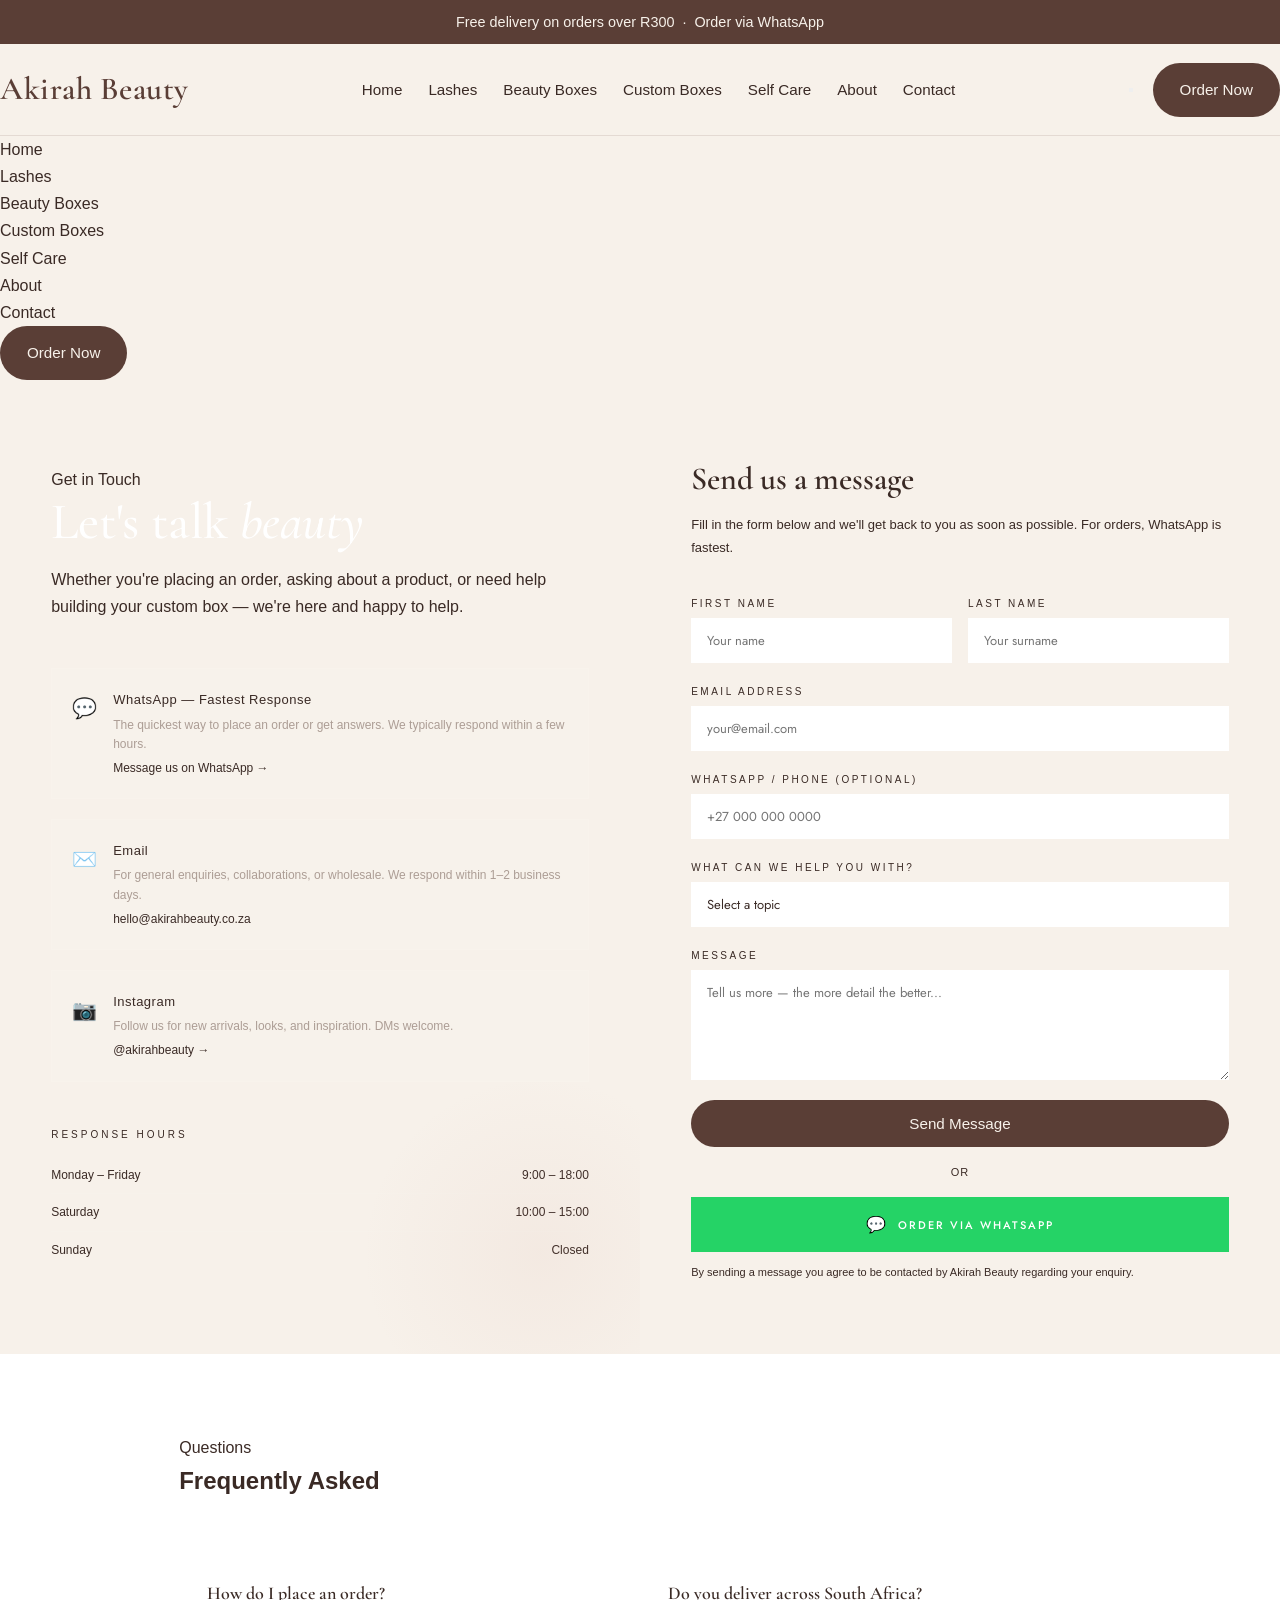
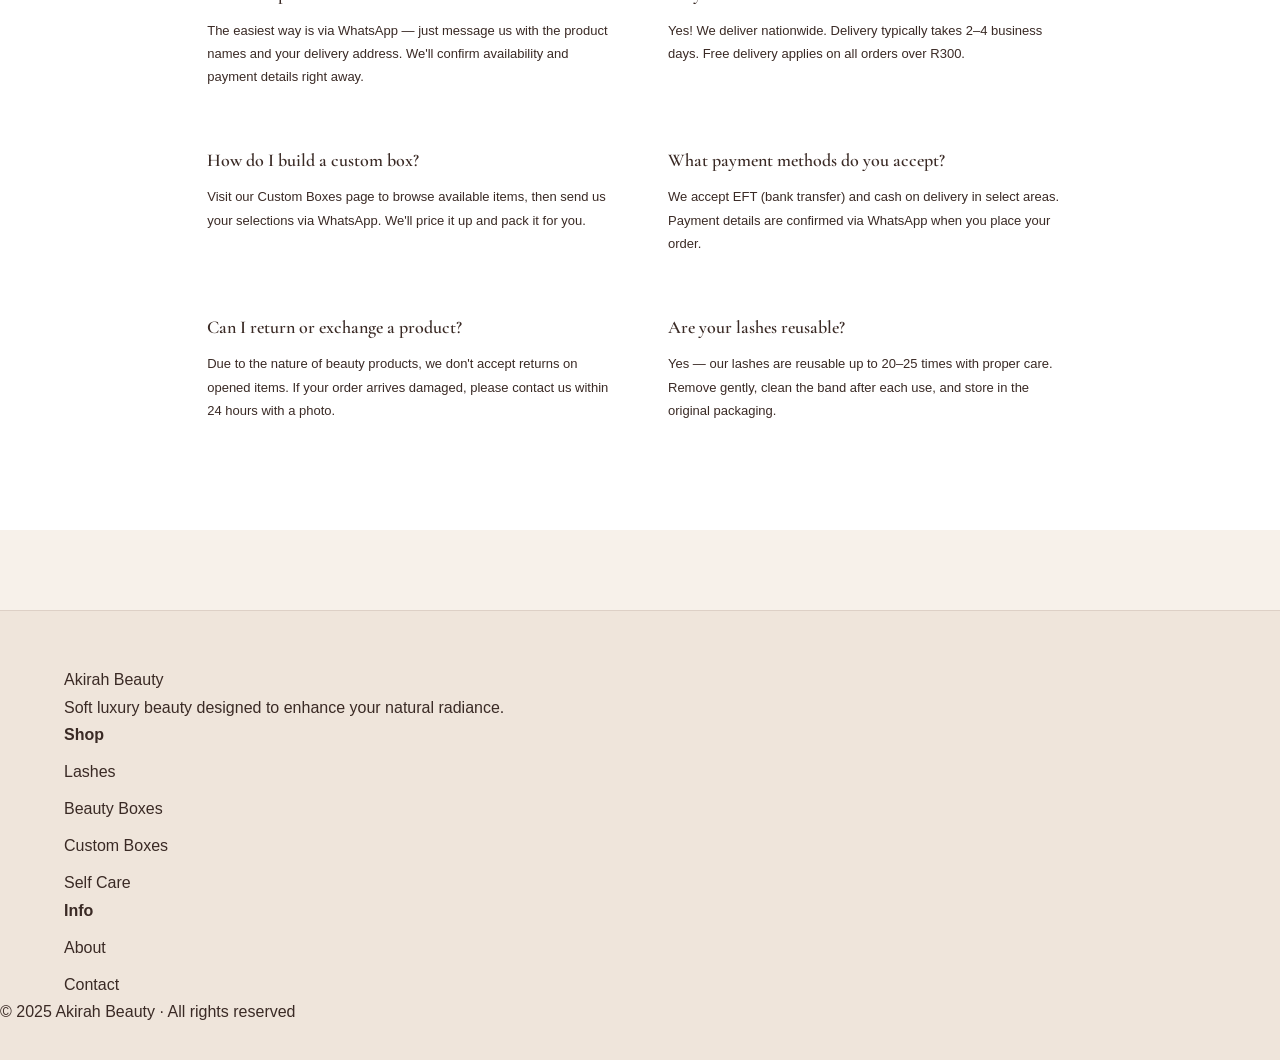
<file: contact.html>
<!DOCTYPE html>
<html lang="en">
<head>
  <meta charset="UTF-8"/>
  <meta name="viewport" content="width=device-width, initial-scale=1.0"/>
  <title>Contact | Akirah Beauty</title>
  <link rel="preconnect" href="https://fonts.googleapis.com">
  <link rel="preconnect" href="https://fonts.gstatic.com" crossorigin>
  <link href="https://fonts.googleapis.com/css2?family=Cormorant+Garamond:ital,wght@0,400;0,500;0,600;1,400;1,600&family=Jost:wght@300;400;500&display=swap" rel="stylesheet">
  <link rel="stylesheet" href="css/style.css"/>
  <style>
    .contact-layout{display:grid;grid-template-columns:1fr 1fr;min-height:calc(100vh - 82px)}

    /* LEFT — info */
    .contact-info{background:var(--charcoal);padding:72px 8%;display:flex;flex-direction:column;justify-content:center;gap:40px;position:relative;overflow:hidden}
    .contact-info::before{content:'';position:absolute;right:-80px;bottom:-80px;width:360px;height:360px;border-radius:50%;background:radial-gradient(circle,rgba(200,144,128,0.08) 0%,transparent 70%)}
    .contact-info .section-tag{color:var(--gold)}
    .contact-info h1{font-family:'Cormorant Garamond',serif;font-size:clamp(38px,4vw,56px);font-weight:500;color:var(--white);line-height:1.15}
    .contact-info h1 em{font-style:italic;color:var(--rose)}
    .contact-info>p{font-size:14px;color:rgba(232,213,196,0.68);line-height:1.85;max-width:380px}
    .contact-channels{display:flex;flex-direction:column;gap:20px;margin-top:8px}
    .channel{display:flex;align-items:flex-start;gap:16px;padding:20px;background:rgba(255,255,255,0.04);border:1px solid rgba(255,255,255,0.06);transition:background 0.25s;cursor:pointer;text-decoration:none}
    .channel:hover{background:rgba(255,255,255,0.07)}
    .channel-icon{font-size:20px;flex-shrink:0;margin-top:2px}
    .channel-text h3{font-size:13px;font-weight:500;color:var(--nude);letter-spacing:0.5px;margin-bottom:4px}
    .channel-text p{font-size:12px;color:rgba(154,136,128,0.8);line-height:1.6}
    .channel-text .channel-link{font-size:12px;color:var(--rose);margin-top:4px;display:block}

    .contact-hours{margin-top:4px}
    .contact-hours h4{font-size:10px;letter-spacing:3px;text-transform:uppercase;color:var(--nude);font-weight:500;margin-bottom:14px}
    .hours-row{display:flex;justify-content:space-between;font-size:12px;padding:8px 0;border-bottom:1px solid rgba(255,255,255,0.05)}
    .hours-row span:first-child{color:var(--warm-gray)}
    .hours-row span:last-child{color:var(--nude);font-weight:500}

    /* RIGHT — form */
    .contact-form-wrap{background:var(--cream);padding:72px 8%;display:flex;flex-direction:column;justify-content:center}
    .contact-form-wrap h2{font-family:'Cormorant Garamond',serif;font-size:32px;font-weight:600;color:var(--charcoal);margin-bottom:8px}
    .contact-form-wrap>p{font-size:13px;color:var(--warm-gray);margin-bottom:36px;line-height:1.7}
    .form-group{display:flex;flex-direction:column;gap:6px;margin-bottom:20px}
    .form-group label{font-size:10px;letter-spacing:2.5px;text-transform:uppercase;color:var(--warm-gray);font-weight:500}
    .form-group input,.form-group select,.form-group textarea{background:var(--white);border:1px solid var(--border);padding:13px 16px;font-family:'Jost',sans-serif;font-size:13px;color:var(--charcoal);outline:none;transition:border-color 0.25s;-webkit-appearance:none;border-radius:0}
    .form-group input:focus,.form-group select:focus,.form-group textarea:focus{border-color:var(--rose)}
    .form-group textarea{resize:vertical;min-height:110px;line-height:1.6}
    .form-row{display:grid;grid-template-columns:1fr 1fr;gap:16px}
    .form-submit{margin-top:8px;display:flex;flex-direction:column;gap:12px}
    .form-submit .btn{text-align:center;padding:14px}
    .form-note{font-size:11px;color:var(--warm-gray);line-height:1.6}
    .wa-btn{background:#25D366;color:var(--white);display:flex;align-items:center;justify-content:center;gap:10px;font-family:'Jost',sans-serif;font-size:11px;letter-spacing:2px;text-transform:uppercase;font-weight:500;padding:14px 28px;transition:background 0.3s;cursor:pointer;border:none}
    .wa-btn:hover{background:#1eab52}
    .wa-icon{font-size:16px}
    .or-divider{display:flex;align-items:center;gap:14px;margin:4px 0;color:var(--warm-gray);font-size:11px;letter-spacing:1px;text-transform:uppercase}
    .or-divider::before,.or-divider::after{content:'';flex:1;height:1px;background:var(--border)}

    .faq-section{padding:80px 10%;background:var(--white)}
    .faq-grid{display:grid;grid-template-columns:1fr 1fr;gap:0;margin-top:48px;border:1px solid var(--border)}
    .faq-item{padding:28px 28px;border-bottom:1px solid var(--border);border-right:1px solid var(--border)}
    .faq-item:nth-child(even){border-right:none}
    .faq-item h4{font-family:'Cormorant Garamond',serif;font-size:18px;font-weight:600;color:var(--charcoal);margin-bottom:10px}
    .faq-item p{font-size:13px;color:var(--warm-gray);line-height:1.8}

    .form-success{display:none;text-align:center;padding:40px 20px;background:rgba(200,144,128,0.06);border:1px solid var(--rose)}
    .form-success h3{font-family:'Cormorant Garamond',serif;font-size:26px;color:var(--charcoal);margin-bottom:10px}
    .form-success p{font-size:13px;color:var(--warm-gray);line-height:1.75}

    @media(max-width:900px){
      .contact-layout{grid-template-columns:1fr}
      .contact-info{padding:56px 6%;min-height:auto}
      .contact-form-wrap{padding:56px 6%}
      .faq-grid{grid-template-columns:1fr}
      .faq-item{border-right:none}
      .form-row{grid-template-columns:1fr}
      .faq-section{padding:64px 6%}
    }
  </style>
</head>
<body>
  <div class="announcement-bar">
    <p>Free delivery on orders over R300 &nbsp;·&nbsp; Order via WhatsApp</p>
  </div>
  <header class="header">
    <div class="nav-container">
      <div class="logo"><a href="index.html">Akirah Beauty</a></div>
      <nav class="navbar">
        <ul class="nav-links">
          <li><a href="index.html">Home</a></li>
          <li><a href="lashes.html">Lashes</a></li>
          <li><a href="beauty-boxes.html">Beauty Boxes</a></li>
          <li><a href="custom-boxes.html">Custom Boxes</a></li>
          <li><a href="self-care.html">Self Care</a></li>
          <li><a href="about.html">About</a></li>
          <li><a href="contact.html" class="active">Contact</a></li>
        </ul>
      </nav>
      <button class="hamburger" id="hamburger"><span></span><span></span><span></span></button>
      <a href="contact.html" class="btn btn-primary nav-cta">Order Now</a>
    </div>
  </header>
  <div class="mobile-nav" id="mobileNav">
    <ul>
      <li><a href="index.html">Home</a></li>
      <li><a href="lashes.html">Lashes</a></li>
      <li><a href="beauty-boxes.html">Beauty Boxes</a></li>
      <li><a href="custom-boxes.html">Custom Boxes</a></li>
      <li><a href="self-care.html">Self Care</a></li>
      <li><a href="about.html">About</a></li>
      <li><a href="contact.html">Contact</a></li>
    </ul>
    <a href="contact.html" class="btn btn-primary">Order Now</a>
  </div>
  <div class="mobile-overlay" id="mobileOverlay"></div>

  <!-- MAIN LAYOUT -->
  <div class="contact-layout">

    <!-- LEFT: INFO -->
    <div class="contact-info">
      <div>
        <span class="section-tag">Get in Touch</span>
        <h1>Let's talk <em>beauty</em></h1>
        <p style="margin-top:14px">Whether you're placing an order, asking about a product, or need help building your custom box — we're here and happy to help.</p>
      </div>

      <div class="contact-channels">
        <a class="channel" href="https://wa.me/27000000000" target="_blank">
          <div class="channel-icon">💬</div>
          <div class="channel-text">
            <h3>WhatsApp — Fastest Response</h3>
            <p>The quickest way to place an order or get answers. We typically respond within a few hours.</p>
            <span class="channel-link">Message us on WhatsApp →</span>
          </div>
        </a>
        <a class="channel" href="mailto:hello@akirahbeauty.co.za">
          <div class="channel-icon">✉️</div>
          <div class="channel-text">
            <h3>Email</h3>
            <p>For general enquiries, collaborations, or wholesale. We respond within 1–2 business days.</p>
            <span class="channel-link">hello@akirahbeauty.co.za</span>
          </div>
        </a>
        <a class="channel" href="https://instagram.com/akirahbeauty" target="_blank">
          <div class="channel-icon">📷</div>
          <div class="channel-text">
            <h3>Instagram</h3>
            <p>Follow us for new arrivals, looks, and inspiration. DMs welcome.</p>
            <span class="channel-link">@akirahbeauty →</span>
          </div>
        </a>
      </div>

      <div class="contact-hours">
        <h4>Response Hours</h4>
        <div class="hours-row"><span>Monday – Friday</span><span>9:00 – 18:00</span></div>
        <div class="hours-row"><span>Saturday</span><span>10:00 – 15:00</span></div>
        <div class="hours-row" style="border-bottom:none"><span>Sunday</span><span>Closed</span></div>
      </div>
    </div>

    <!-- RIGHT: FORM -->
    <div class="contact-form-wrap">
      <h2>Send us a message</h2>
      <p>Fill in the form below and we'll get back to you as soon as possible. For orders, WhatsApp is fastest.</p>

      <div class="form-success" id="formSuccess">
        <h3>Message sent! ✦</h3>
        <p>Thank you for reaching out. We'll get back to you within 1–2 business days. For faster help, message us on WhatsApp.</p>
      </div>

      <form id="contactForm">
        <div class="form-row">
          <div class="form-group">
            <label>First Name</label>
            <input type="text" placeholder="Your name" required/>
          </div>
          <div class="form-group">
            <label>Last Name</label>
            <input type="text" placeholder="Your surname" required/>
          </div>
        </div>
        <div class="form-group">
          <label>Email Address</label>
          <input type="email" placeholder="your@email.com" required/>
        </div>
        <div class="form-group">
          <label>WhatsApp / Phone (optional)</label>
          <input type="tel" placeholder="+27 000 000 0000"/>
        </div>
        <div class="form-group">
          <label>What can we help you with?</label>
          <select required>
            <option value="" disabled selected>Select a topic</option>
            <option>Placing an order</option>
            <option>Custom beauty box</option>
            <option>Product question</option>
            <option>Delivery enquiry</option>
            <option>Collaboration / Wholesale</option>
            <option>Other</option>
          </select>
        </div>
        <div class="form-group">
          <label>Message</label>
          <textarea placeholder="Tell us more — the more detail the better..."></textarea>
        </div>
        <div class="form-submit">
          <button type="submit" class="btn btn-primary">Send Message</button>
          <div class="or-divider">or</div>
          <a href="https://wa.me/27000000000?text=Hi%20Akirah%20Beauty!%20I'd%20love%20to%20place%20an%20order." class="wa-btn" target="_blank">
            <span class="wa-icon">💬</span> Order via WhatsApp
          </a>
          <p class="form-note">By sending a message you agree to be contacted by Akirah Beauty regarding your enquiry.</p>
        </div>
      </form>
    </div>

  </div>

  <!-- FAQ -->
  <section class="faq-section">
    <div class="container">
      <div class="section-head">
        <div>
          <span class="section-tag">Questions</span>
          <h2 class="section-title">Frequently Asked</h2>
        </div>
      </div>
      <div class="faq-grid">
        <div class="faq-item">
          <h4>How do I place an order?</h4>
          <p>The easiest way is via WhatsApp — just message us with the product names and your delivery address. We'll confirm availability and payment details right away.</p>
        </div>
        <div class="faq-item">
          <h4>Do you deliver across South Africa?</h4>
          <p>Yes! We deliver nationwide. Delivery typically takes 2–4 business days. Free delivery applies on all orders over R300.</p>
        </div>
        <div class="faq-item">
          <h4>How do I build a custom box?</h4>
          <p>Visit our Custom Boxes page to browse available items, then send us your selections via WhatsApp. We'll price it up and pack it for you.</p>
        </div>
        <div class="faq-item">
          <h4>What payment methods do you accept?</h4>
          <p>We accept EFT (bank transfer) and cash on delivery in select areas. Payment details are confirmed via WhatsApp when you place your order.</p>
        </div>
        <div class="faq-item">
          <h4>Can I return or exchange a product?</h4>
          <p>Due to the nature of beauty products, we don't accept returns on opened items. If your order arrives damaged, please contact us within 24 hours with a photo.</p>
        </div>
        <div class="faq-item">
          <h4>Are your lashes reusable?</h4>
          <p>Yes — our lashes are reusable up to 20–25 times with proper care. Remove gently, clean the band after each use, and store in the original packaging.</p>
        </div>
      </div>
    </div>
  </section>

  <footer class="footer">
    <div class="container footer-inner">
      <div class="footer-brand">
        <span class="footer-logo">Akirah Beauty</span>
        <p>Soft luxury beauty designed to enhance your natural radiance.</p>
      </div>
      <div class="footer-links">
        <h4>Shop</h4>
        <a href="lashes.html">Lashes</a>
        <a href="beauty-boxes.html">Beauty Boxes</a>
        <a href="custom-boxes.html">Custom Boxes</a>
        <a href="self-care.html">Self Care</a>
      </div>
      <div class="footer-links">
        <h4>Info</h4>
        <a href="about.html">About</a>
        <a href="contact.html">Contact</a>
      </div>
    </div>
    <div class="footer-bottom"><span>© 2025 Akirah Beauty · All rights reserved</span></div>
  </footer>

  <script>
    const h=document.getElementById('hamburger'),n=document.getElementById('mobileNav'),o=document.getElementById('mobileOverlay');
    function t(){n.classList.toggle('open');o.classList.toggle('open');h.classList.toggle('active')}
    h.addEventListener('click',t);o.addEventListener('click',t);

    document.getElementById('contactForm').addEventListener('submit',function(e){
      e.preventDefault();
      this.style.display='none';
      document.getElementById('formSuccess').style.display='block';
    });
  </script>
</body>
</html>
</file>
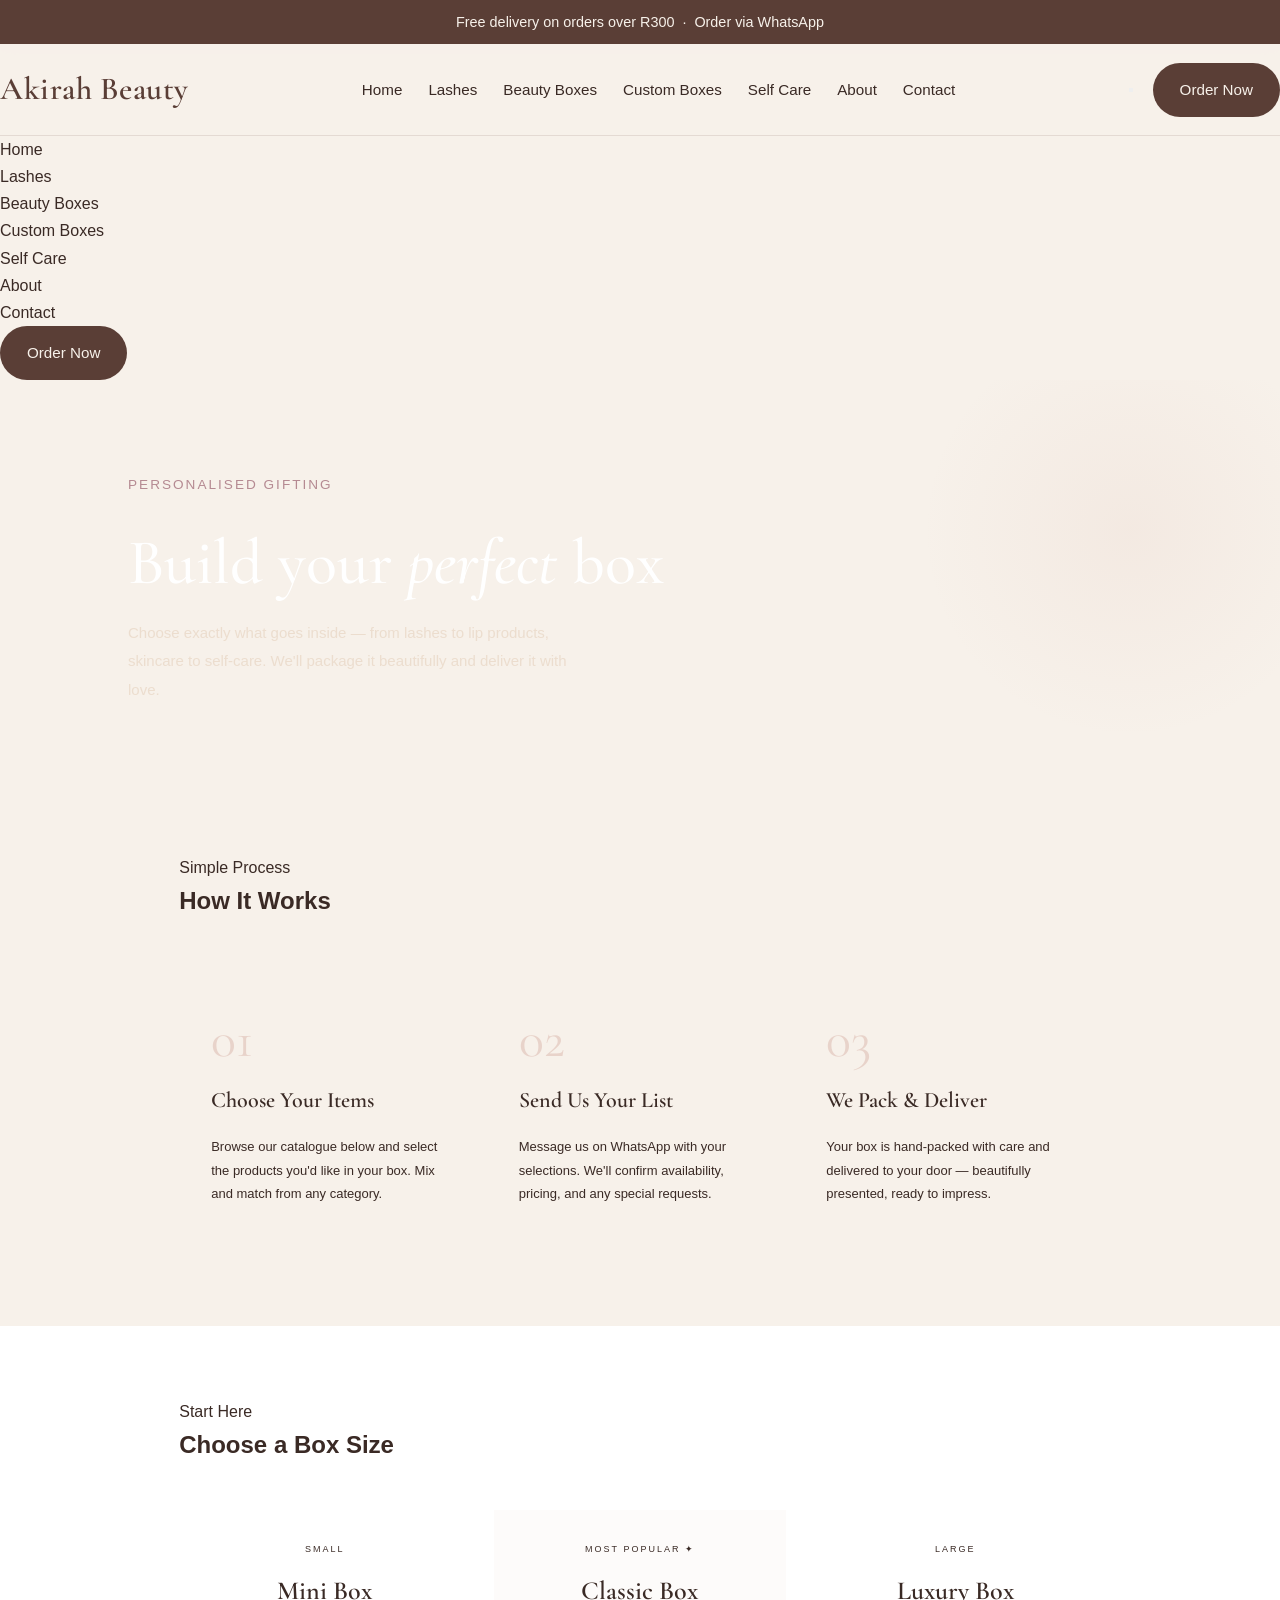
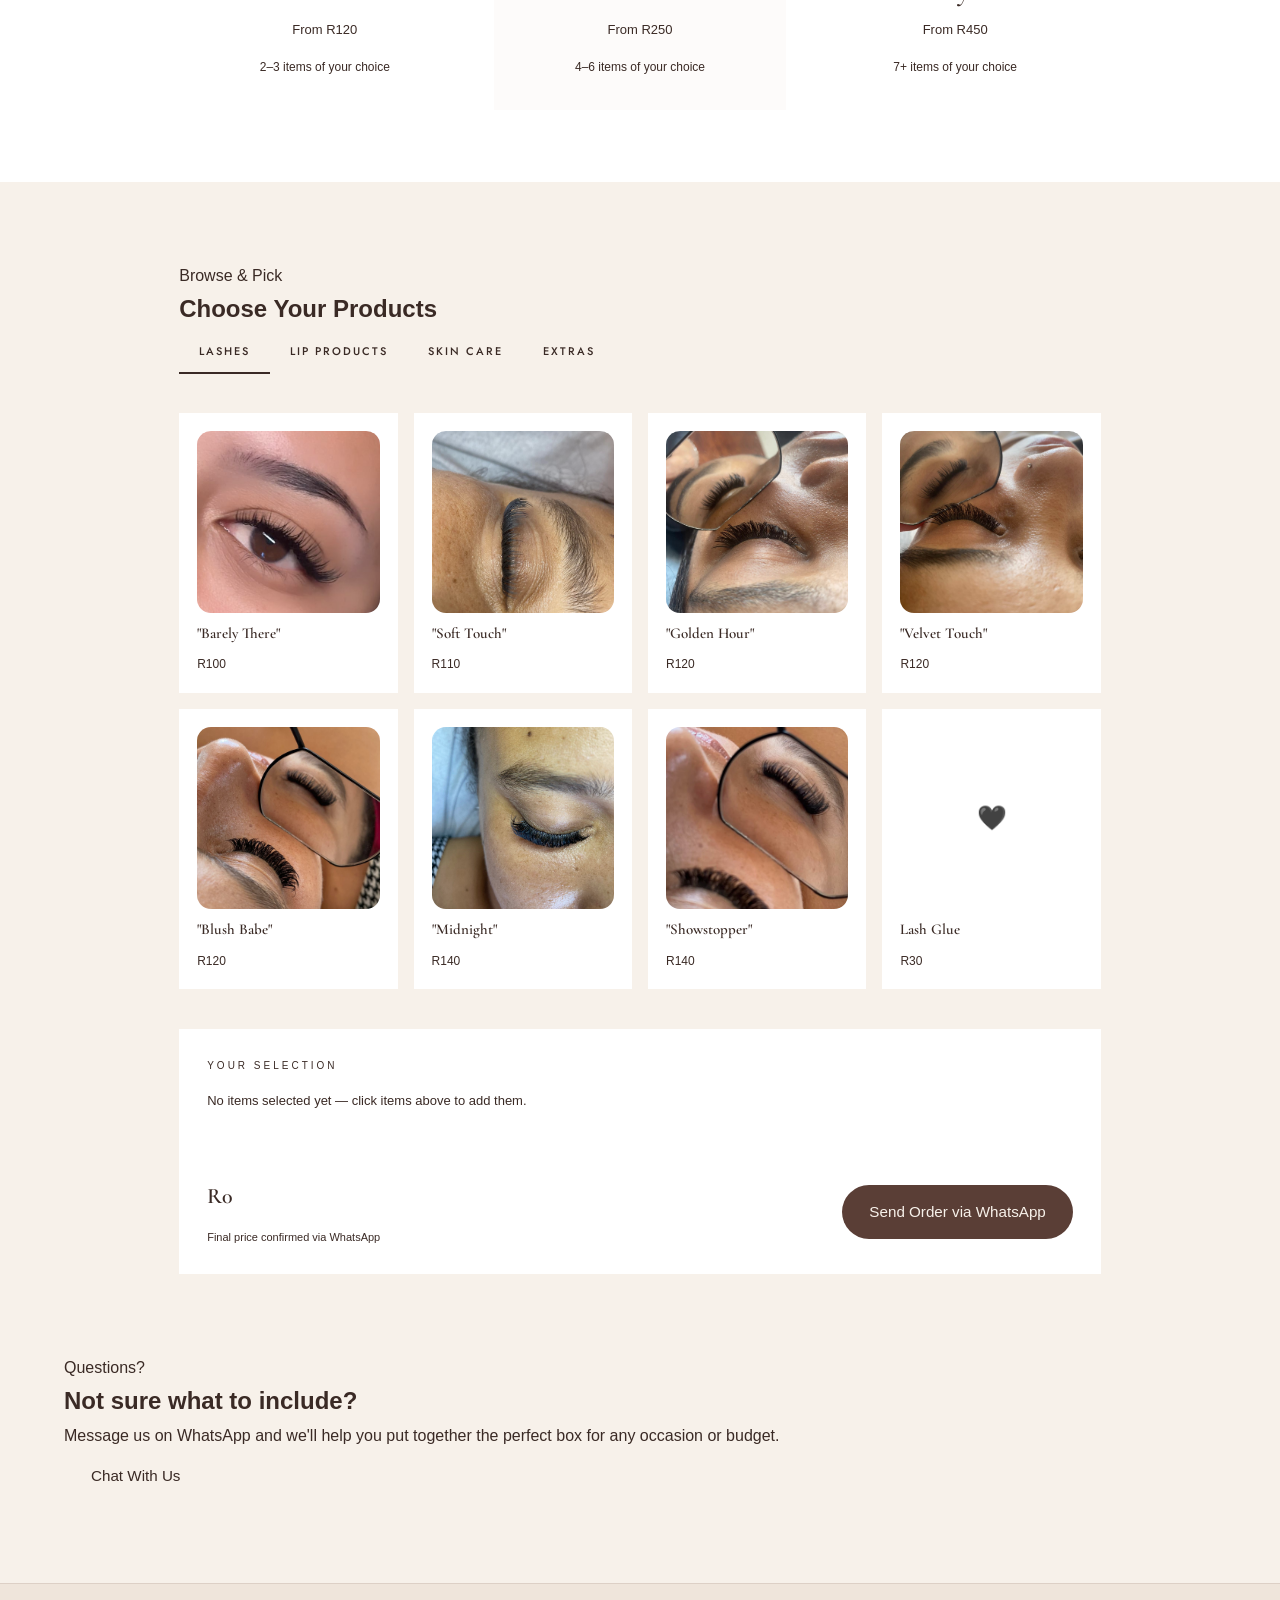
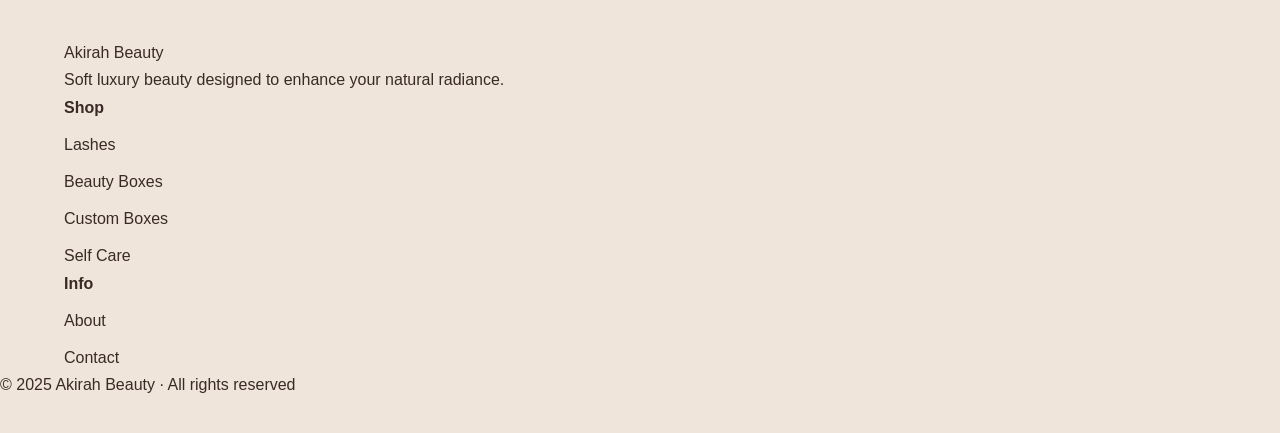
<file: custom-boxes.html>
<!DOCTYPE html>
<html lang="en">
<head>
  <meta charset="UTF-8"/>
  <meta name="viewport" content="width=device-width, initial-scale=1.0"/>
  <title>Custom Boxes | Akirah Beauty</title>
  <link rel="preconnect" href="https://fonts.googleapis.com">
  <link rel="preconnect" href="https://fonts.gstatic.com" crossorigin>
  <link href="https://fonts.googleapis.com/css2?family=Cormorant+Garamond:ital,wght@0,400;0,500;0,600;1,400;1,600&family=Jost:wght@300;400;500&display=swap" rel="stylesheet">
  <link rel="stylesheet" href="css/style.css"/>
  <style>
    .custom-hero{background:var(--charcoal);padding:90px 10% 70px;position:relative;overflow:hidden}
    .custom-hero::before{content:'';position:absolute;right:-60px;top:-60px;width:420px;height:420px;border-radius:50%;background:radial-gradient(circle,rgba(200,144,128,0.08) 0%,transparent 70%)}
    .custom-hero-content{max-width:600px}
    .custom-hero h1{font-family:'Cormorant Garamond',serif;font-size:clamp(42px,5vw,66px);font-weight:500;line-height:1.1;color:var(--white);margin:14px 0 20px}
    .custom-hero h1 em{font-style:italic;color:var(--rose)}
    .custom-hero p{font-size:15px;color:rgba(232,213,196,0.72);line-height:1.9;max-width:460px}

    .how-it-works{padding:80px 10%;background:var(--blush)}
    .steps-grid{display:grid;grid-template-columns:repeat(3,1fr);gap:1px;background:var(--border);margin-top:52px}
    .step{background:var(--blush);padding:40px 32px;display:flex;flex-direction:column;gap:16px}
    .step-num{font-family:'Cormorant Garamond',serif;font-size:52px;font-weight:400;color:rgba(200,144,128,0.3);line-height:1}
    .step h3{font-family:'Cormorant Garamond',serif;font-size:22px;font-weight:600;color:var(--charcoal)}
    .step p{font-size:13px;color:var(--warm-gray);line-height:1.8}

    .pick-section{padding:80px 10%;background:var(--cream)}
    .pick-tabs{display:flex;gap:0;border-bottom:1px solid var(--border);margin-bottom:40px}
    .pick-tab{background:none;border:none;border-bottom:2px solid transparent;margin-bottom:-1px;padding:13px 20px;font-family:'Jost',sans-serif;font-size:11px;letter-spacing:2px;text-transform:uppercase;font-weight:500;color:var(--warm-gray);cursor:pointer;transition:all 0.25s}
    .pick-tab:hover{color:var(--charcoal)}
    .pick-tab.active{color:var(--charcoal);border-bottom-color:var(--rose)}
    .pick-panel{display:none}
    .pick-panel.active{display:grid;grid-template-columns:repeat(4,1fr);gap:16px}
    .pick-item{background:var(--white);padding:16px;cursor:pointer;border:2px solid transparent;transition:all 0.25s;display:flex;flex-direction:column;gap:8px;position:relative}
    .pick-item:hover{border-color:var(--nude)}
    .pick-item.selected{border-color:var(--rose)}
    .pick-item .check{position:absolute;top:10px;right:10px;width:20px;height:20px;border-radius:50%;background:var(--rose);color:var(--white);font-size:10px;display:none;align-items:center;justify-content:center}
    .pick-item.selected .check{display:flex}
    .pick-item-img{aspect-ratio:1/1;overflow:hidden;background:var(--blush)}
    .pick-item-img img{width:100%;height:100%;object-fit:cover;filter:saturate(0.88)}
    .pick-item h4{font-family:'Cormorant Garamond',serif;font-size:15px;font-weight:600;color:var(--charcoal)}
    .pick-item p{font-size:11px;color:var(--warm-gray)}
    .pick-item .item-price{font-size:12px;font-weight:500;color:var(--rose)}

    .order-summary{background:var(--white);border:1px solid var(--border);padding:28px;margin-top:40px}
    .summary-title{font-size:10px;letter-spacing:3px;text-transform:uppercase;color:var(--warm-gray);font-weight:500;margin-bottom:16px}
    .summary-items{min-height:48px;font-size:13px;color:var(--warm-gray)}
    .summary-footer{display:flex;align-items:center;justify-content:space-between;margin-top:20px;padding-top:20px;border-top:1px solid var(--border)}
    .summary-total{font-family:'Cormorant Garamond',serif;font-size:22px;font-weight:600;color:var(--charcoal)}
    .summary-note{font-size:11px;color:var(--warm-gray);margin-top:12px}

    .sizing-section{padding:72px 10%;background:var(--white)}
    .sizing-grid{display:grid;grid-template-columns:repeat(3,1fr);gap:24px;margin-top:44px}
    .size-card{padding:32px 24px;border:1px solid var(--border);text-align:center;cursor:pointer;transition:all 0.25s}
    .size-card:hover,.size-card.recommended{border-color:var(--rose);background:rgba(200,144,128,0.04)}
    .size-label{font-size:9px;letter-spacing:2px;text-transform:uppercase;color:var(--rose);font-weight:500;margin-bottom:12px}
    .size-card h3{font-family:'Cormorant Garamond',serif;font-size:26px;font-weight:600;color:var(--charcoal);margin-bottom:6px}
    .size-price-range{font-size:13px;color:var(--warm-gray);margin-bottom:16px}
    .size-items{font-size:12px;color:var(--warm-gray)}

    @media(max-width:900px){
      .steps-grid{grid-template-columns:1fr}
      .pick-panel.active{grid-template-columns:repeat(2,1fr)}
      .sizing-grid{grid-template-columns:1fr}
      .custom-hero{padding:64px 6% 52px}
      .how-it-works,.pick-section,.sizing-section{padding:56px 6%}
    }
    @media(max-width:600px){
      .pick-panel.active{grid-template-columns:1fr 1fr}
      .pick-tabs{overflow-x:auto}
      .pick-tab{white-space:nowrap;padding:12px 14px}
    }
  </style>
</head>
<body>
  <div class="announcement-bar">
    <p>Free delivery on orders over R300 &nbsp;·&nbsp; Order via WhatsApp</p>
  </div>
  <header class="header">
    <div class="nav-container">
      <div class="logo"><a href="index.html">Akirah Beauty</a></div>
      <nav class="navbar">
        <ul class="nav-links">
          <li><a href="index.html">Home</a></li>
          <li><a href="lashes.html">Lashes</a></li>
          <li><a href="beauty-boxes.html">Beauty Boxes</a></li>
          <li><a href="custom-boxes.html" class="active">Custom Boxes</a></li>
          <li><a href="self-care.html">Self Care</a></li>
          <li><a href="about.html">About</a></li>
          <li><a href="contact.html">Contact</a></li>
        </ul>
      </nav>
      <button class="hamburger" id="hamburger"><span></span><span></span><span></span></button>
      <a href="contact.html" class="btn btn-primary nav-cta">Order Now</a>
    </div>
  </header>
  <div class="mobile-nav" id="mobileNav">
    <ul>
      <li><a href="index.html">Home</a></li>
      <li><a href="lashes.html">Lashes</a></li>
      <li><a href="beauty-boxes.html">Beauty Boxes</a></li>
      <li><a href="custom-boxes.html">Custom Boxes</a></li>
      <li><a href="self-care.html">Self Care</a></li>
      <li><a href="about.html">About</a></li>
      <li><a href="contact.html">Contact</a></li>
    </ul>
    <a href="contact.html" class="btn btn-primary">Order Now</a>
  </div>
  <div class="mobile-overlay" id="mobileOverlay"></div>

  <section class="custom-hero">
    <div class="custom-hero-content">
      <span class="hero-label">Personalised Gifting</span>
      <h1>Build your <em>perfect</em> box</h1>
      <p>Choose exactly what goes inside — from lashes to lip products, skincare to self-care. We'll package it beautifully and deliver it with love.</p>
    </div>
  </section>

  <!-- HOW IT WORKS -->
  <section class="how-it-works">
    <div class="container">
      <div class="section-head">
        <div>
          <span class="section-tag">Simple Process</span>
          <h2 class="section-title">How It Works</h2>
        </div>
      </div>
      <div class="steps-grid">
        <div class="step">
          <div class="step-num">01</div>
          <h3>Choose Your Items</h3>
          <p>Browse our catalogue below and select the products you'd like in your box. Mix and match from any category.</p>
        </div>
        <div class="step">
          <div class="step-num">02</div>
          <h3>Send Us Your List</h3>
          <p>Message us on WhatsApp with your selections. We'll confirm availability, pricing, and any special requests.</p>
        </div>
        <div class="step">
          <div class="step-num">03</div>
          <h3>We Pack & Deliver</h3>
          <p>Your box is hand-packed with care and delivered to your door — beautifully presented, ready to impress.</p>
        </div>
      </div>
    </div>
  </section>

  <!-- BOX SIZES -->
  <section class="sizing-section">
    <div class="container">
      <div class="section-head">
        <div>
          <span class="section-tag">Start Here</span>
          <h2 class="section-title">Choose a Box Size</h2>
        </div>
      </div>
      <div class="sizing-grid">
        <div class="size-card">
          <p class="size-label">Small</p>
          <h3>Mini Box</h3>
          <p class="size-price-range">From R120</p>
          <p class="size-items">2–3 items of your choice</p>
        </div>
        <div class="size-card recommended">
          <p class="size-label">Most Popular ✦</p>
          <h3>Classic Box</h3>
          <p class="size-price-range">From R250</p>
          <p class="size-items">4–6 items of your choice</p>
        </div>
        <div class="size-card">
          <p class="size-label">Large</p>
          <h3>Luxury Box</h3>
          <p class="size-price-range">From R450</p>
          <p class="size-items">7+ items of your choice</p>
        </div>
      </div>
    </div>
  </section>

  <!-- PICK ITEMS -->
  <section class="pick-section">
    <div class="container">
      <div class="section-head">
        <div>
          <span class="section-tag">Browse & Pick</span>
          <h2 class="section-title">Choose Your Products</h2>
        </div>
      </div>
      <div class="pick-tabs">
        <button class="pick-tab active" data-panel="lashes">Lashes</button>
        <button class="pick-tab" data-panel="lips">Lip Products</button>
        <button class="pick-tab" data-panel="skin">Skin Care</button>
        <button class="pick-tab" data-panel="extras">Extras</button>
      </div>

      <div class="pick-panel active" id="panel-lashes">
        <div class="pick-item"><span class="check">✓</span><div class="pick-item-img"><img src="images/lash1.jpeg" alt=""/></div><h4>"Barely There"</h4><p class="item-price">R100</p></div>
        <div class="pick-item"><span class="check">✓</span><div class="pick-item-img"><img src="images/lash2.jpeg" alt=""/></div><h4>"Soft Touch"</h4><p class="item-price">R110</p></div>
        <div class="pick-item"><span class="check">✓</span><div class="pick-item-img"><img src="images/lash3.jpeg" alt=""/></div><h4>"Golden Hour"</h4><p class="item-price">R120</p></div>
        <div class="pick-item"><span class="check">✓</span><div class="pick-item-img"><img src="images/lash4.jpeg" alt=""/></div><h4>"Velvet Touch"</h4><p class="item-price">R120</p></div>
        <div class="pick-item"><span class="check">✓</span><div class="pick-item-img"><img src="images/lash5.jpeg" alt=""/></div><h4>"Blush Babe"</h4><p class="item-price">R120</p></div>
        <div class="pick-item"><span class="check">✓</span><div class="pick-item-img"><img src="images/lash6.jpeg" alt=""/></div><h4>"Midnight"</h4><p class="item-price">R140</p></div>
        <div class="pick-item"><span class="check">✓</span><div class="pick-item-img"><img src="images/lash7.jpeg" alt=""/></div><h4>"Showstopper"</h4><p class="item-price">R140</p></div>
        <div class="pick-item"><span class="check">✓</span><div class="pick-item-img" style="background:var(--nude);display:flex;align-items:center;justify-content:center;font-size:24px">🖤</div><h4>Lash Glue</h4><p class="item-price">R30</p></div>
      </div>

      <div class="pick-panel" id="panel-lips">
        <div class="pick-item"><span class="check">✓</span><div class="pick-item-img" style="background:var(--blush);display:flex;align-items:center;justify-content:center;font-size:28px">💄</div><h4>Lip Liner</h4><p class="item-price">R60</p></div>
        <div class="pick-item"><span class="check">✓</span><div class="pick-item-img" style="background:var(--blush);display:flex;align-items:center;justify-content:center;font-size:28px">✨</div><h4>Lip Gloss</h4><p class="item-price">R55</p></div>
        <div class="pick-item"><span class="check">✓</span><div class="pick-item-img" style="background:var(--blush);display:flex;align-items:center;justify-content:center;font-size:28px">🌹</div><h4>Lip Scrub</h4><p class="item-price">R50</p></div>
        <div class="pick-item"><span class="check">✓</span><div class="pick-item-img" style="background:var(--blush);display:flex;align-items:center;justify-content:center;font-size:28px">💋</div><h4>Liner + Gloss Duo</h4><p class="item-price">R100</p></div>
      </div>

      <div class="pick-panel" id="panel-skin">
        <div class="pick-item"><span class="check">✓</span><div class="pick-item-img" style="background:var(--nude);display:flex;align-items:center;justify-content:center;font-size:28px">🌿</div><h4>Face Mist</h4><p class="item-price">R80</p></div>
        <div class="pick-item"><span class="check">✓</span><div class="pick-item-img" style="background:var(--nude);display:flex;align-items:center;justify-content:center;font-size:28px">🫧</div><h4>Facial Cleanser</h4><p class="item-price">R90</p></div>
        <div class="pick-item"><span class="check">✓</span><div class="pick-item-img" style="background:var(--nude);display:flex;align-items:center;justify-content:center;font-size:28px">✦</div><h4>Glow Serum</h4><p class="item-price">R120</p></div>
        <div class="pick-item"><span class="check">✓</span><div class="pick-item-img" style="background:var(--nude);display:flex;align-items:center;justify-content:center;font-size:28px">🌸</div><h4>Eye Cream</h4><p class="item-price">R95</p></div>
      </div>

      <div class="pick-panel" id="panel-extras">
        <div class="pick-item"><span class="check">✓</span><div class="pick-item-img" style="background:var(--blush);display:flex;align-items:center;justify-content:center;font-size:28px">🕯️</div><h4>Mini Candle</h4><p class="item-price">R85</p></div>
        <div class="pick-item"><span class="check">✓</span><div class="pick-item-img" style="background:var(--blush);display:flex;align-items:center;justify-content:center;font-size:28px">🪞</div><h4>Compact Mirror</h4><p class="item-price">R60</p></div>
        <div class="pick-item"><span class="check">✓</span><div class="pick-item-img" style="background:var(--blush);display:flex;align-items:center;justify-content:center;font-size:28px">💆</div><h4>Makeup Sponge Set</h4><p class="item-price">R50</p></div>
        <div class="pick-item"><span class="check">✓</span><div class="pick-item-img" style="background:var(--blush);display:flex;align-items:center;justify-content:center;font-size:28px">📝</div><h4>Personalised Note</h4><p class="item-price">Free</p></div>
      </div>

      <!-- SUMMARY -->
      <div class="order-summary">
        <p class="summary-title">Your Selection</p>
        <div class="summary-items" id="summaryItems">No items selected yet — click items above to add them.</div>
        <div class="summary-footer">
          <div>
            <span class="summary-total" id="summaryTotal">R0</span>
            <p class="summary-note">Final price confirmed via WhatsApp</p>
          </div>
          <a href="contact.html" class="btn btn-primary" id="orderBtn">Send Order via WhatsApp</a>
        </div>
      </div>
    </div>
  </section>

  <section class="lash-cta">
    <div class="container">
      <div class="cta-box">
        <p class="section-tag">Questions?</p>
        <h2>Not sure what to include?</h2>
        <p>Message us on WhatsApp and we'll help you put together the perfect box for any occasion or budget.</p>
        <a href="contact.html" class="btn btn-light">Chat With Us</a>
      </div>
    </div>
  </section>

  <footer class="footer">
    <div class="container footer-inner">
      <div class="footer-brand">
        <span class="footer-logo">Akirah Beauty</span>
        <p>Soft luxury beauty designed to enhance your natural radiance.</p>
      </div>
      <div class="footer-links">
        <h4>Shop</h4>
        <a href="lashes.html">Lashes</a>
        <a href="beauty-boxes.html">Beauty Boxes</a>
        <a href="custom-boxes.html">Custom Boxes</a>
        <a href="self-care.html">Self Care</a>
      </div>
      <div class="footer-links">
        <h4>Info</h4>
        <a href="about.html">About</a>
        <a href="contact.html">Contact</a>
      </div>
    </div>
    <div class="footer-bottom"><span>© 2025 Akirah Beauty · All rights reserved</span></div>
  </footer>
  <script>
    const h=document.getElementById('hamburger'),n=document.getElementById('mobileNav'),o=document.getElementById('mobileOverlay');
    function t(){n.classList.toggle('open');o.classList.toggle('open');h.classList.toggle('active')}
    h.addEventListener('click',t);o.addEventListener('click',t);

    // Tabs
    document.querySelectorAll('.pick-tab').forEach(btn=>{
      btn.addEventListener('click',()=>{
        document.querySelectorAll('.pick-tab').forEach(b=>b.classList.remove('active'));
        document.querySelectorAll('.pick-panel').forEach(p=>p.classList.remove('active'));
        btn.classList.add('active');
        document.getElementById('panel-'+btn.dataset.panel).classList.add('active');
      });
    });

    // Item selection & summary
    const selected={};
    document.querySelectorAll('.pick-item').forEach(item=>{
      item.addEventListener('click',()=>{
        const name=item.querySelector('h4').textContent;
        const priceText=item.querySelector('.item-price').textContent;
        const price=parseInt(priceText.replace('R',''))||0;
        if(item.classList.contains('selected')){
          item.classList.remove('selected');
          delete selected[name];
        }else{
          item.classList.add('selected');
          selected[name]=price;
        }
        updateSummary();
      });
    });

    function updateSummary(){
      const keys=Object.keys(selected);
      const total=Object.values(selected).reduce((a,b)=>a+b,0);
      document.getElementById('summaryItems').innerHTML=keys.length?keys.map(k=>`<span style="display:inline-block;background:var(--blush);padding:4px 10px;margin:3px;font-size:12px">${k}</span>`).join(''):'No items selected yet — click items above to add them.';
      document.getElementById('summaryTotal').textContent='R'+total;
    }
  </script>
</body>
</html>
</file>
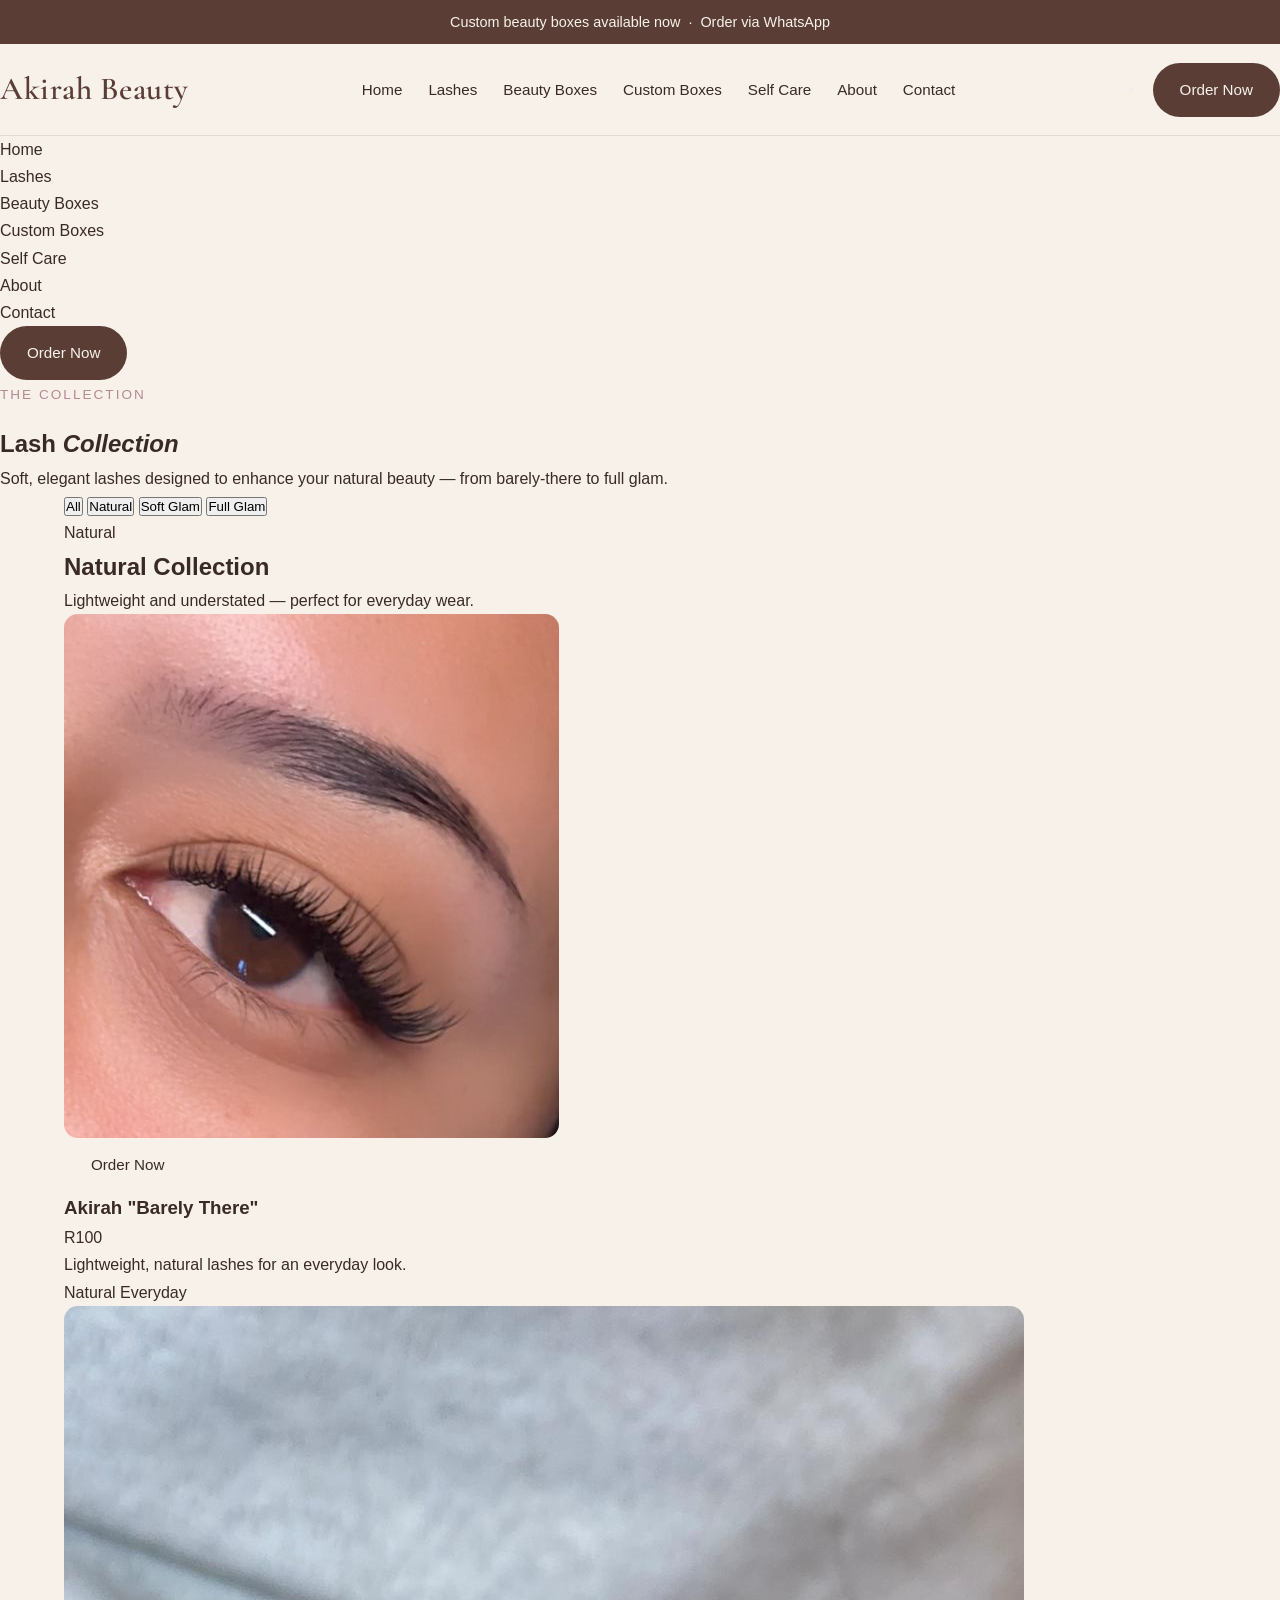
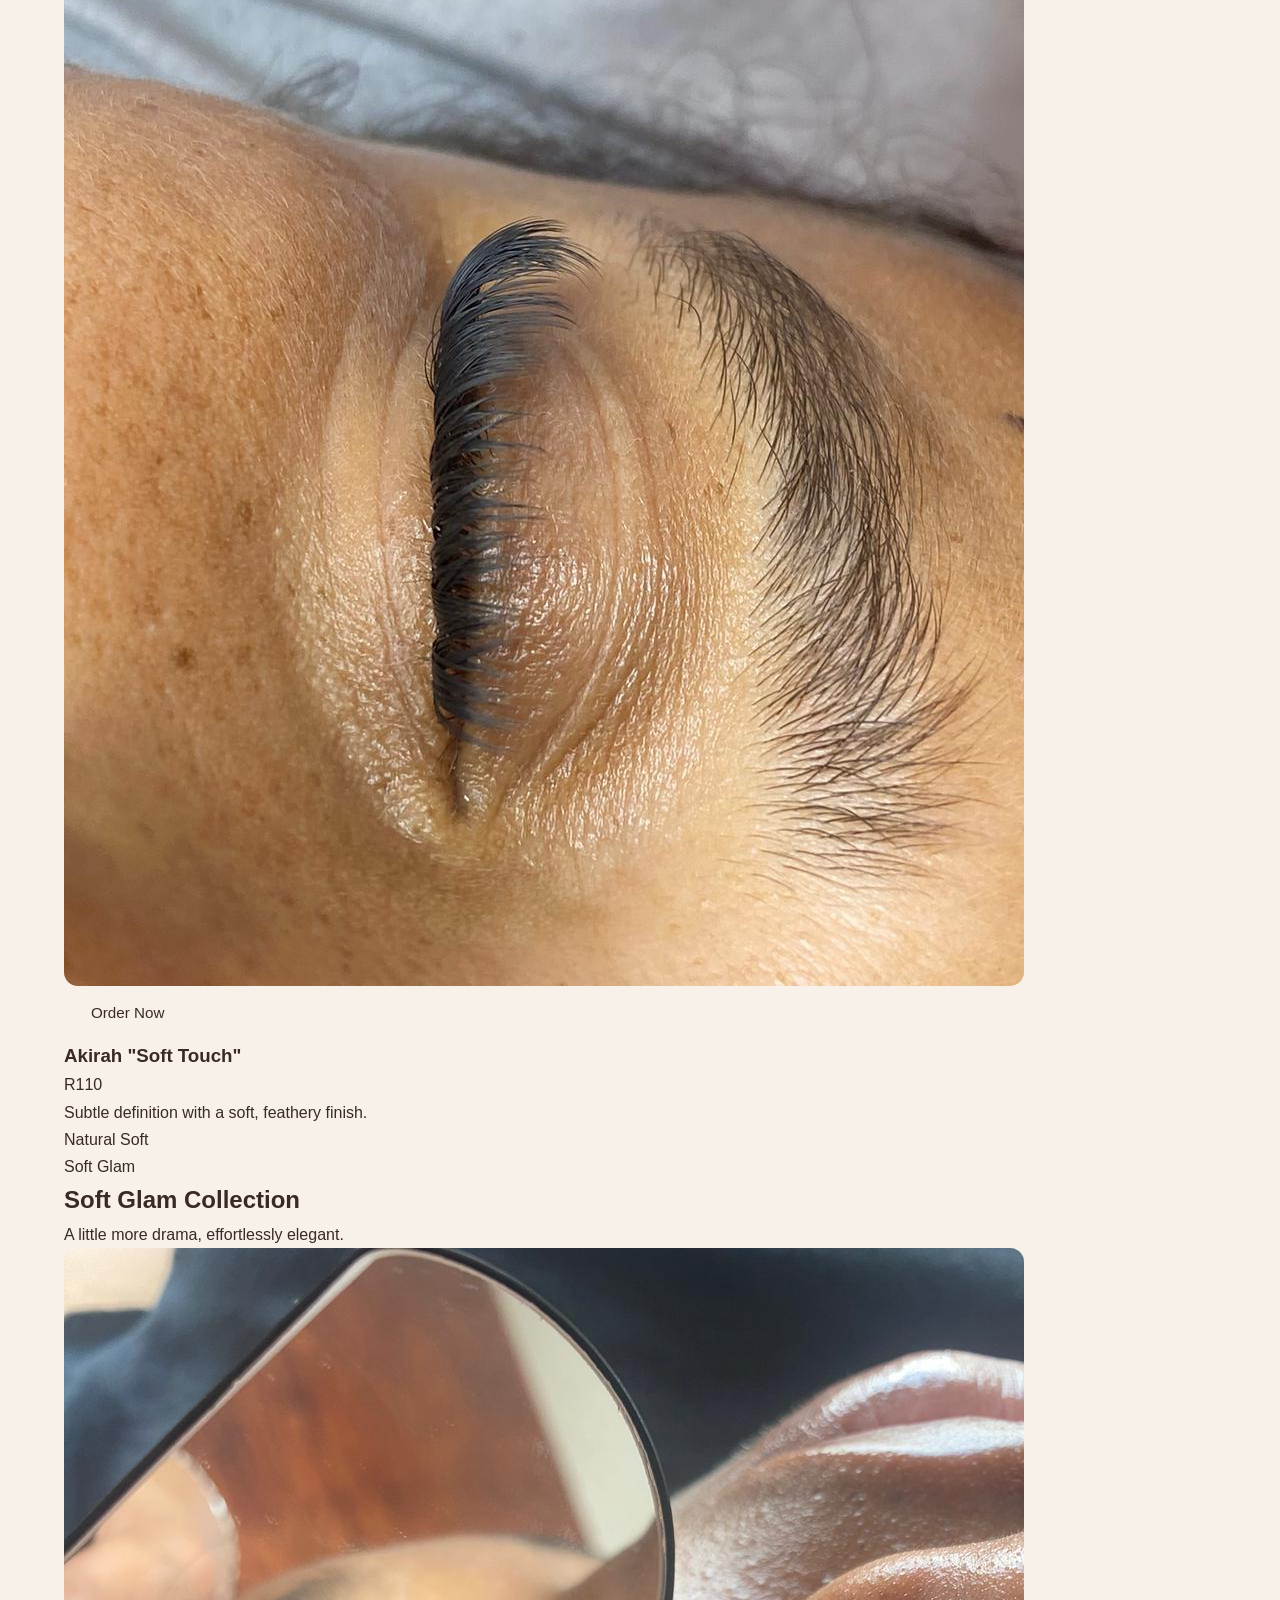
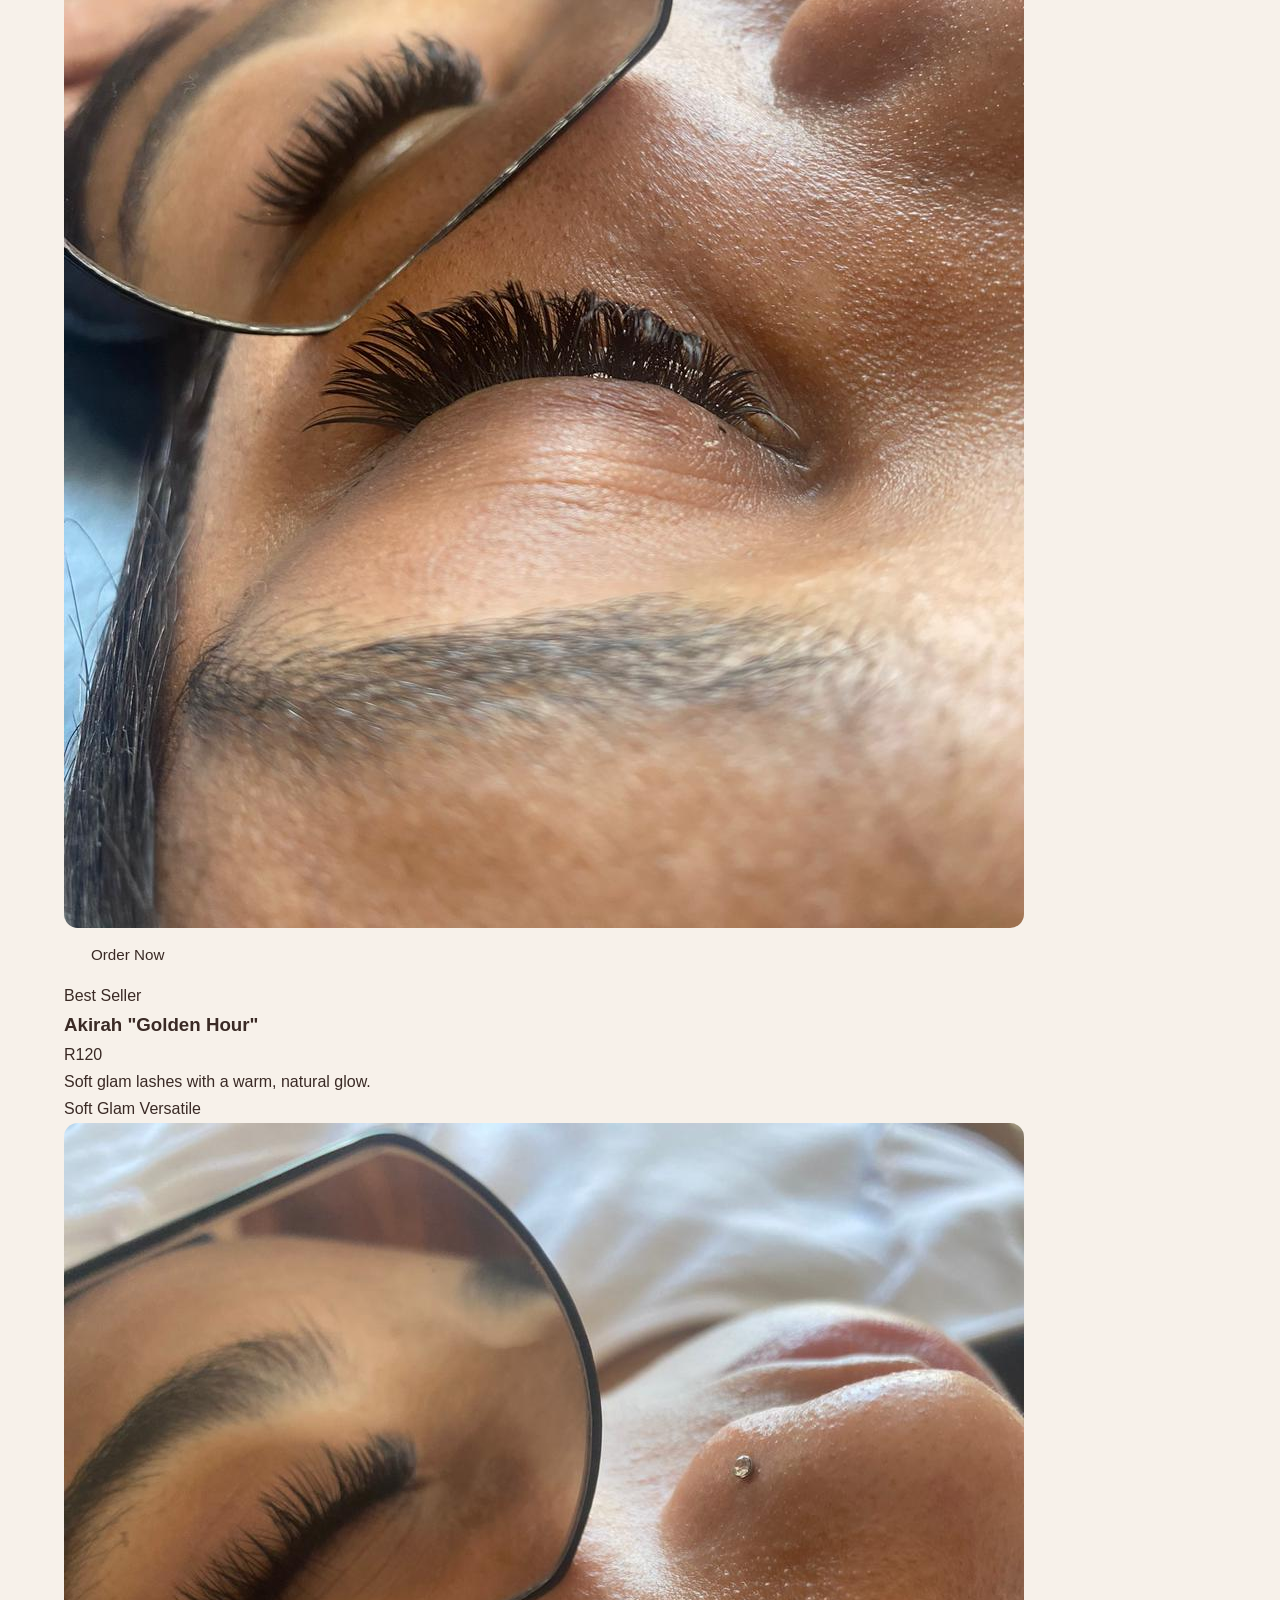
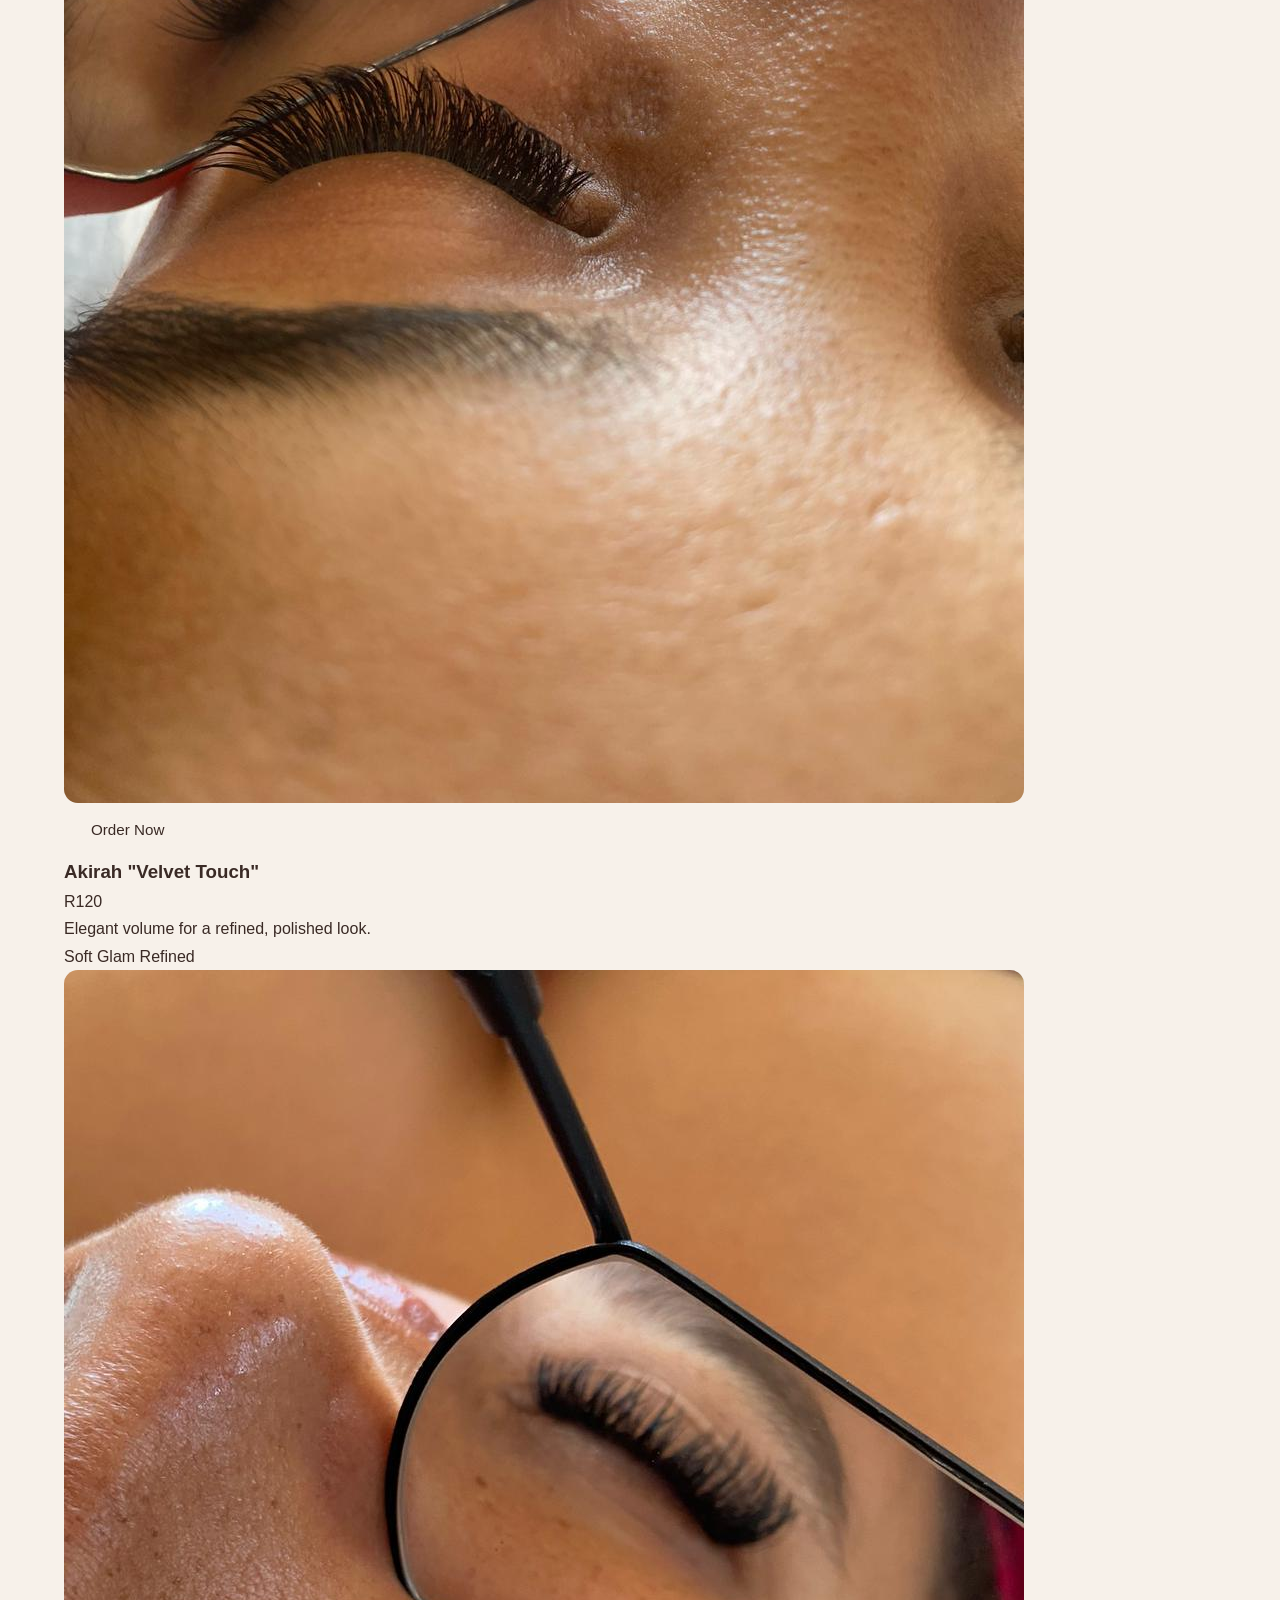
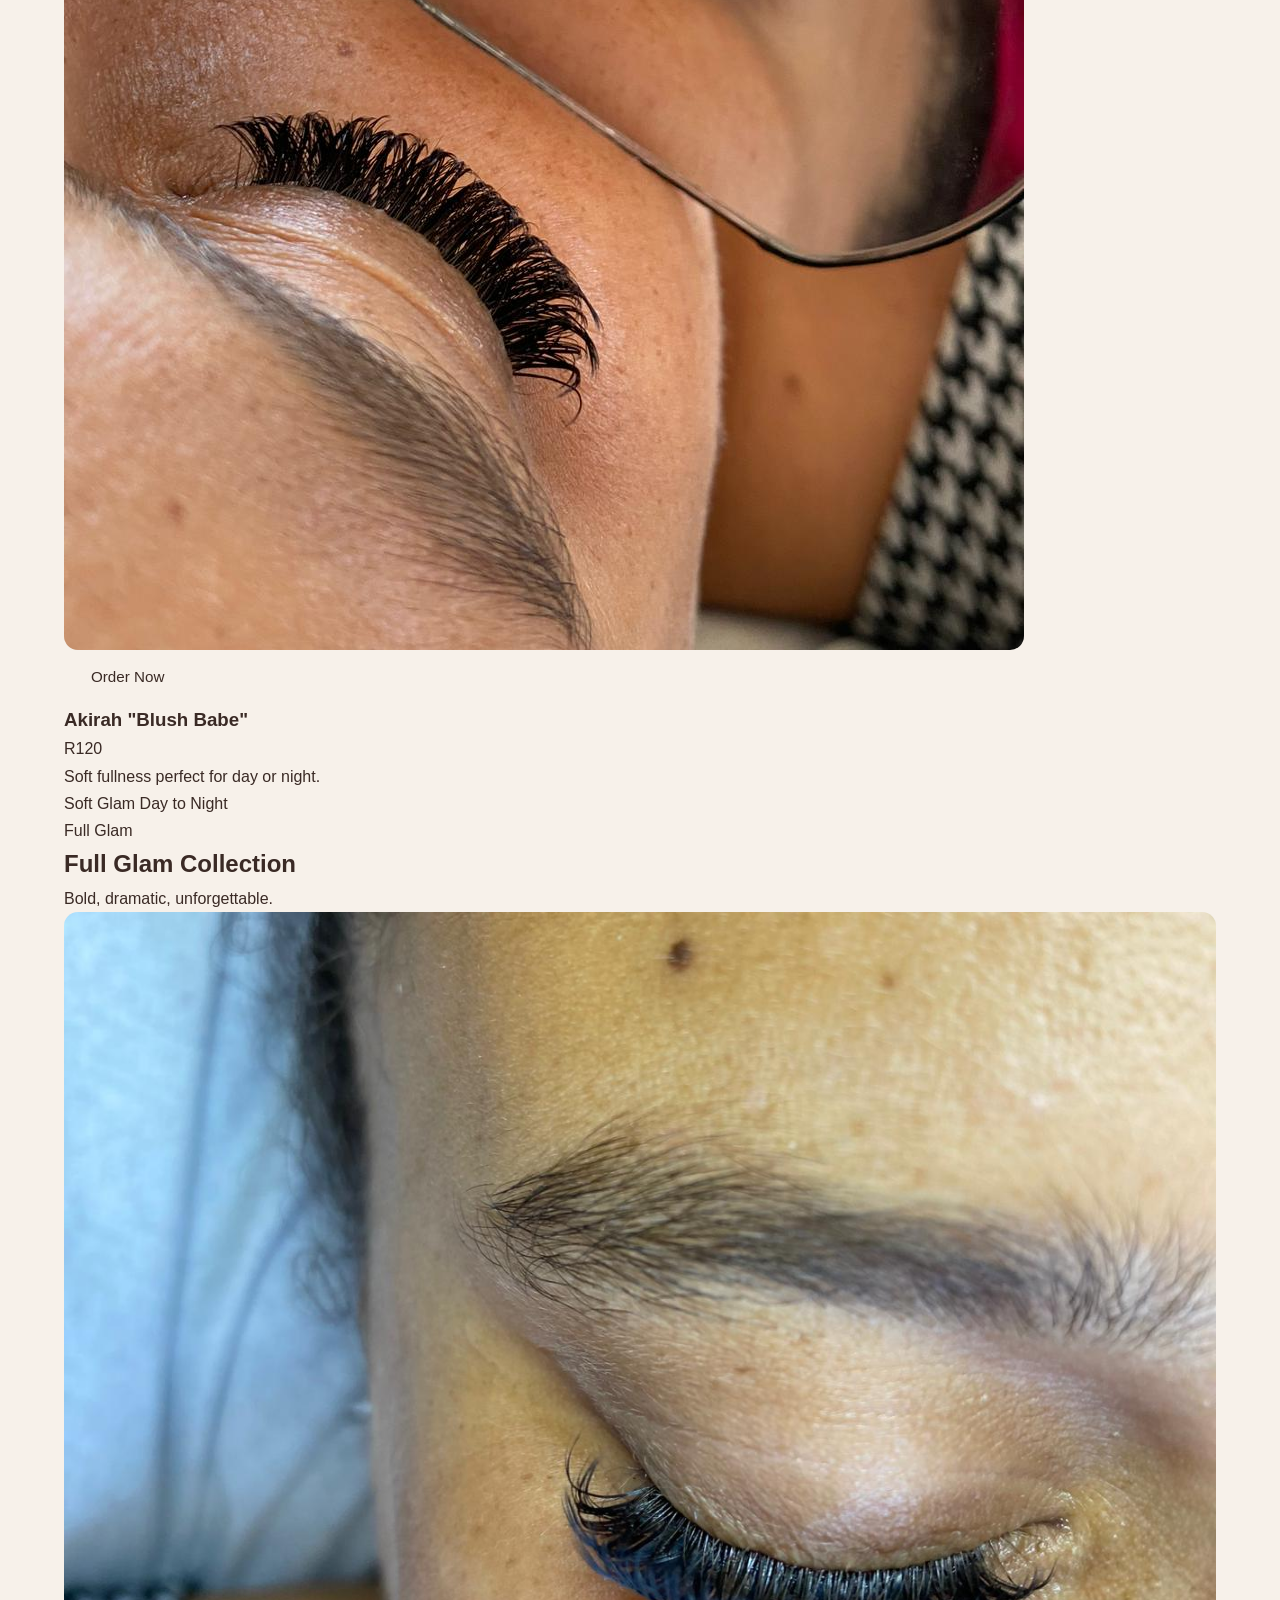
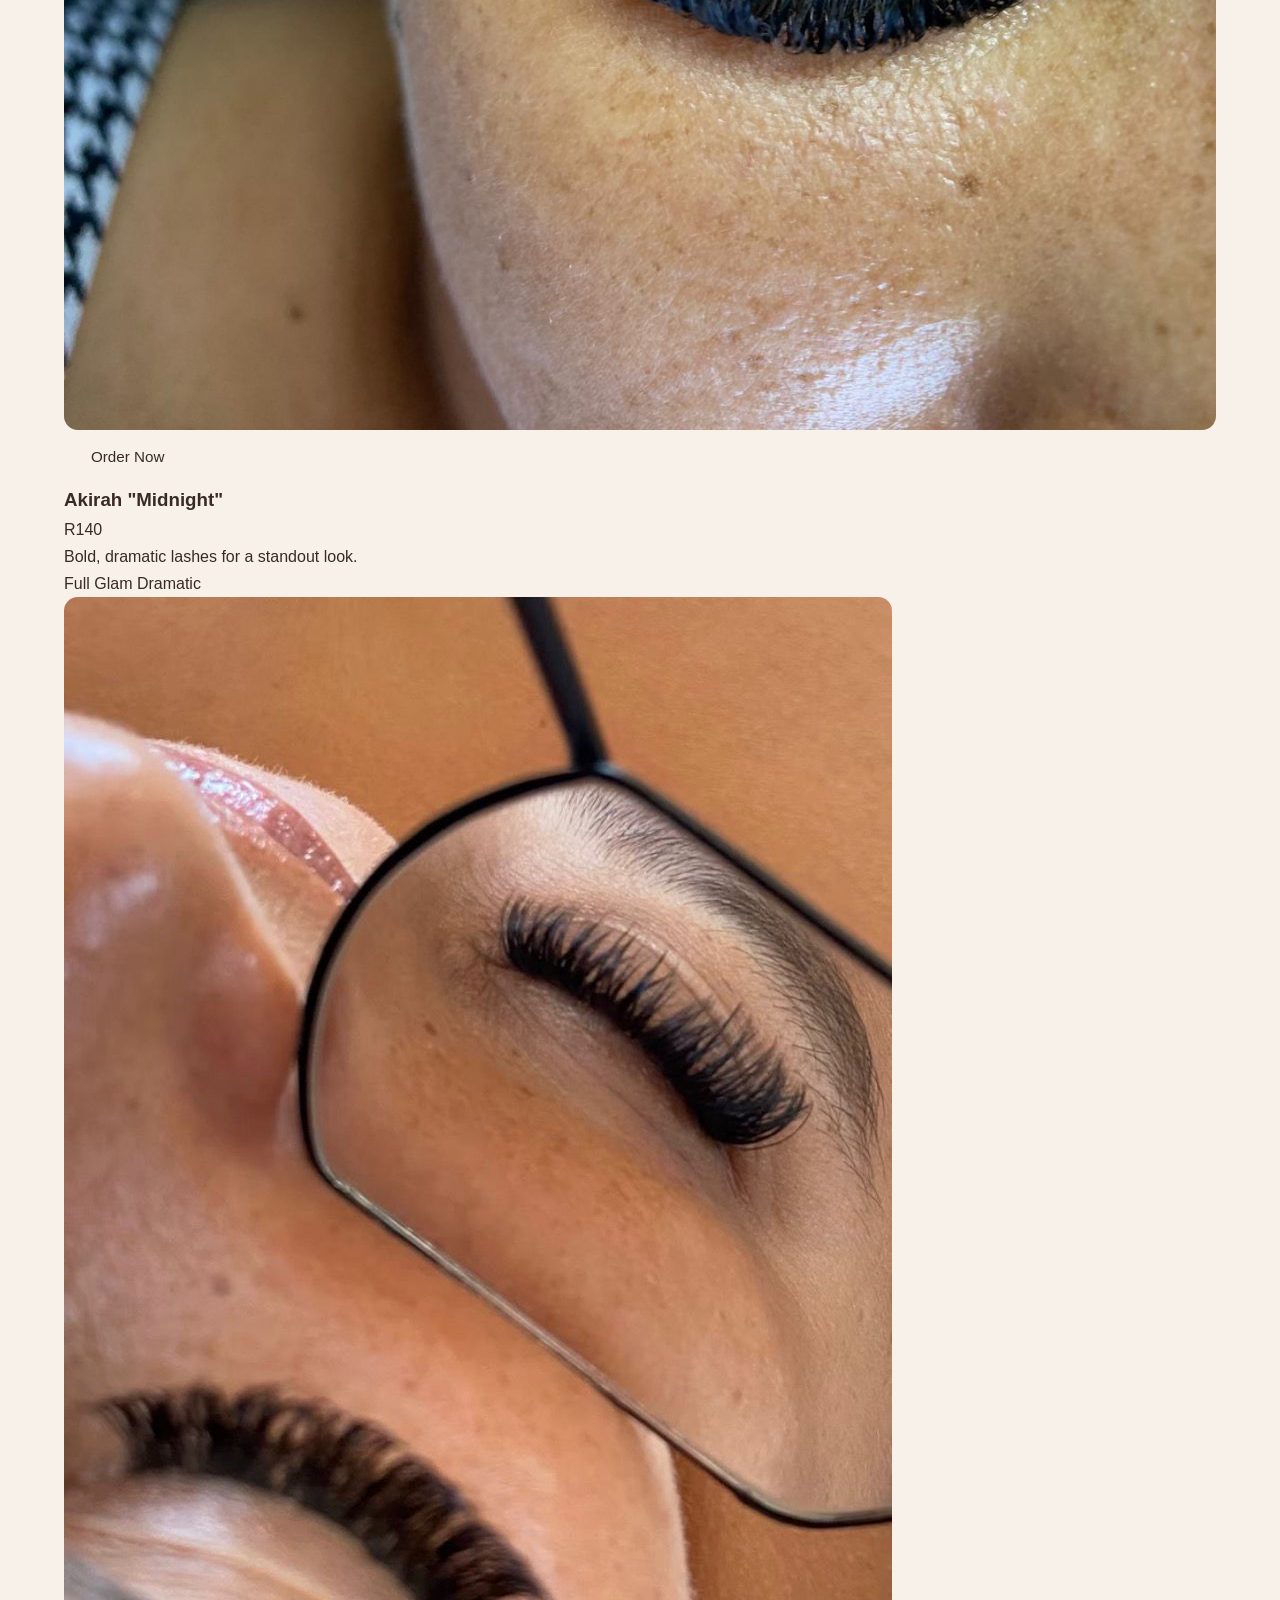
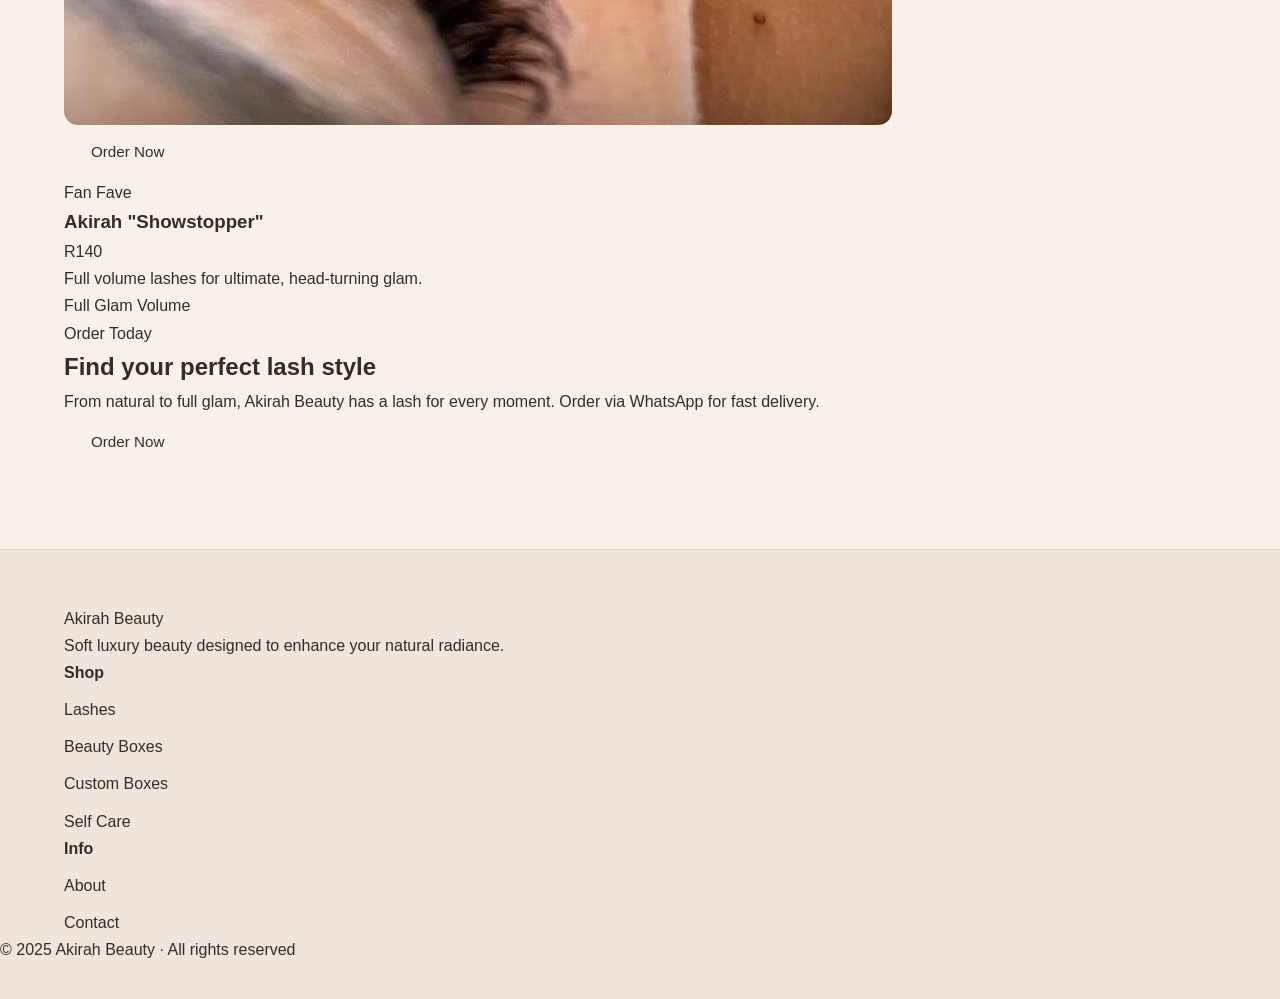
<file: lashes.html>
<!DOCTYPE html>
<html lang="en">
<head>
  <meta charset="UTF-8" />
  <meta name="viewport" content="width=device-width, initial-scale=1.0" />
  <title>Lashes | Akirah Beauty</title>
  <link rel="preconnect" href="https://fonts.googleapis.com">
  <link rel="preconnect" href="https://fonts.gstatic.com" crossorigin>
  <link href="https://fonts.googleapis.com/css2?family=Cormorant+Garamond:ital,wght@0,400;0,500;0,600;1,400;1,600&family=Jost:wght@300;400;500&display=swap" rel="stylesheet">
  <link rel="stylesheet" href="css/style.css" />
</head>
<body>

  <div class="announcement-bar">
    <p>Custom beauty boxes available now &nbsp;·&nbsp; Order via WhatsApp</p>
  </div>

  <header class="header">
    <div class="nav-container">
      <div class="logo">
        <a href="index.html">Akirah Beauty</a>
      </div>
      <nav class="navbar">
        <ul class="nav-links">
          <li><a href="index.html">Home</a></li>
          <li><a href="lashes.html" class="active">Lashes</a></li>
          <li><a href="beauty-boxes.html">Beauty Boxes</a></li>
          <li><a href="custom-boxes.html">Custom Boxes</a></li>
          <li><a href="self-care.html">Self Care</a></li>
          <li><a href="about.html">About</a></li>
          <li><a href="contact.html">Contact</a></li>
        </ul>
      </nav>
      <button class="hamburger" id="hamburger" aria-label="Open menu">
        <span></span><span></span><span></span>
      </button>
      <a href="contact.html" class="btn btn-primary nav-cta">Order Now</a>
    </div>
  </header>

  <!-- MOBILE NAV -->
  <div class="mobile-nav" id="mobileNav">
    <ul>
      <li><a href="index.html">Home</a></li>
      <li><a href="lashes.html">Lashes</a></li>
      <li><a href="beauty-boxes.html">Beauty Boxes</a></li>
      <li><a href="custom-boxes.html">Custom Boxes</a></li>
      <li><a href="self-care.html">Self Care</a></li>
      <li><a href="about.html">About</a></li>
      <li><a href="contact.html">Contact</a></li>
    </ul>
    <a href="contact.html" class="btn btn-primary">Order Now</a>
  </div>
  <div class="mobile-overlay" id="mobileOverlay"></div>

  <!-- PAGE HERO -->
  <section class="page-hero">
    <div class="page-hero-content">
      <span class="hero-label">The Collection</span>
      <h1>Lash <em>Collection</em></h1>
      <p>Soft, elegant lashes designed to enhance your natural beauty — from barely-there to full glam.</p>
    </div>
  </section>

  <!-- FILTER TABS -->
  <div class="filter-bar">
    <div class="container">
      <div class="filter-tabs">
        <button class="filter-btn active" data-filter="all">All</button>
        <button class="filter-btn" data-filter="natural">Natural</button>
        <button class="filter-btn" data-filter="soft-glam">Soft Glam</button>
        <button class="filter-btn" data-filter="full-glam">Full Glam</button>
      </div>
    </div>
  </div>

  <!-- NATURAL COLLECTION -->
  <section class="lash-section" data-collection="natural">
    <div class="container">
      <div class="collection-header">
        <div class="collection-label">Natural</div>
        <h2 class="collection-title">Natural Collection</h2>
        <p class="collection-sub">Lightweight and understated — perfect for everyday wear.</p>
      </div>
      <div class="lash-grid">
        <div class="lash-card" data-category="natural">
          <div class="lash-img">
            <img src="images/lash1.jpeg" alt="Barely There Lash" />
            <div class="lash-overlay">
              <a href="contact.html" class="btn btn-light">Order Now</a>
            </div>
          </div>
          <div class="lash-info">
            <div class="lash-top">
              <h3>Akirah "Barely There"</h3>
              <span class="lash-price">R100</span>
            </div>
            <p>Lightweight, natural lashes for an everyday look.</p>
            <div class="lash-tags">
              <span class="lash-tag">Natural</span>
              <span class="lash-tag">Everyday</span>
            </div>
          </div>
        </div>
        <div class="lash-card" data-category="natural">
          <div class="lash-img">
            <img src="images/lash2.jpeg" alt="Soft Touch Lash" />
            <div class="lash-overlay">
              <a href="contact.html" class="btn btn-light">Order Now</a>
            </div>
          </div>
          <div class="lash-info">
            <div class="lash-top">
              <h3>Akirah "Soft Touch"</h3>
              <span class="lash-price">R110</span>
            </div>
            <p>Subtle definition with a soft, feathery finish.</p>
            <div class="lash-tags">
              <span class="lash-tag">Natural</span>
              <span class="lash-tag">Soft</span>
            </div>
          </div>
        </div>
      </div>
    </div>
  </section>

  <!-- SOFT GLAM COLLECTION -->
  <section class="lash-section lash-section--alt" data-collection="soft-glam">
    <div class="container">
      <div class="collection-header">
        <div class="collection-label">Soft Glam</div>
        <h2 class="collection-title">Soft Glam Collection</h2>
        <p class="collection-sub">A little more drama, effortlessly elegant.</p>
      </div>
      <div class="lash-grid lash-grid--3">
        <div class="lash-card" data-category="soft-glam">
          <div class="lash-img">
            <img src="images/lash3.jpeg" alt="Golden Hour Lash" />
            <div class="lash-overlay">
              <a href="contact.html" class="btn btn-light">Order Now</a>
            </div>
            <div class="product-badge">Best Seller</div>
          </div>
          <div class="lash-info">
            <div class="lash-top">
              <h3>Akirah "Golden Hour"</h3>
              <span class="lash-price">R120</span>
            </div>
            <p>Soft glam lashes with a warm, natural glow.</p>
            <div class="lash-tags">
              <span class="lash-tag">Soft Glam</span>
              <span class="lash-tag">Versatile</span>
            </div>
          </div>
        </div>
        <div class="lash-card" data-category="soft-glam">
          <div class="lash-img">
            <img src="images/lash4.jpeg" alt="Velvet Touch Lash" />
            <div class="lash-overlay">
              <a href="contact.html" class="btn btn-light">Order Now</a>
            </div>
          </div>
          <div class="lash-info">
            <div class="lash-top">
              <h3>Akirah "Velvet Touch"</h3>
              <span class="lash-price">R120</span>
            </div>
            <p>Elegant volume for a refined, polished look.</p>
            <div class="lash-tags">
              <span class="lash-tag">Soft Glam</span>
              <span class="lash-tag">Refined</span>
            </div>
          </div>
        </div>
        <div class="lash-card" data-category="soft-glam">
          <div class="lash-img">
            <img src="images/lash5.jpeg" alt="Blush Babe Lash" />
            <div class="lash-overlay">
              <a href="contact.html" class="btn btn-light">Order Now</a>
            </div>
          </div>
          <div class="lash-info">
            <div class="lash-top">
              <h3>Akirah "Blush Babe"</h3>
              <span class="lash-price">R120</span>
            </div>
            <p>Soft fullness perfect for day or night.</p>
            <div class="lash-tags">
              <span class="lash-tag">Soft Glam</span>
              <span class="lash-tag">Day to Night</span>
            </div>
          </div>
        </div>
      </div>
    </div>
  </section>

  <!-- FULL GLAM COLLECTION -->
  <section class="lash-section" data-collection="full-glam">
    <div class="container">
      <div class="collection-header">
        <div class="collection-label">Full Glam</div>
        <h2 class="collection-title">Full Glam Collection</h2>
        <p class="collection-sub">Bold, dramatic, unforgettable.</p>
      </div>
      <div class="lash-grid">
        <div class="lash-card" data-category="full-glam">
          <div class="lash-img">
            <img src="images/lash6.jpeg" alt="Midnight Lash" />
            <div class="lash-overlay">
              <a href="contact.html" class="btn btn-light">Order Now</a>
            </div>
          </div>
          <div class="lash-info">
            <div class="lash-top">
              <h3>Akirah "Midnight"</h3>
              <span class="lash-price">R140</span>
            </div>
            <p>Bold, dramatic lashes for a standout look.</p>
            <div class="lash-tags">
              <span class="lash-tag">Full Glam</span>
              <span class="lash-tag">Dramatic</span>
            </div>
          </div>
        </div>
        <div class="lash-card" data-category="full-glam">
          <div class="lash-img">
            <img src="images/lash7.jpeg" alt="Showstopper Lash" />
            <div class="lash-overlay">
              <a href="contact.html" class="btn btn-light">Order Now</a>
            </div>
            <div class="product-badge">Fan Fave</div>
          </div>
          <div class="lash-info">
            <div class="lash-top">
              <h3>Akirah "Showstopper"</h3>
              <span class="lash-price">R140</span>
            </div>
            <p>Full volume lashes for ultimate, head-turning glam.</p>
            <div class="lash-tags">
              <span class="lash-tag">Full Glam</span>
              <span class="lash-tag">Volume</span>
            </div>
          </div>
        </div>
      </div>
    </div>
  </section>

  <!-- CTA -->
  <section class="lash-cta">
    <div class="container">
      <div class="cta-box">
        <p class="section-tag">Order Today</p>
        <h2>Find your perfect lash style</h2>
        <p>From natural to full glam, Akirah Beauty has a lash for every moment. Order via WhatsApp for fast delivery.</p>
        <a href="contact.html" class="btn btn-light">Order Now</a>
      </div>
    </div>
  </section>

  <!-- FOOTER -->
  <footer class="footer">
    <div class="container footer-inner">
      <div class="footer-brand">
        <span class="footer-logo">Akirah Beauty</span>
        <p>Soft luxury beauty designed to enhance your natural radiance.</p>
      </div>
      <div class="footer-links">
        <h4>Shop</h4>
        <a href="lashes.html">Lashes</a>
        <a href="beauty-boxes.html">Beauty Boxes</a>
        <a href="custom-boxes.html">Custom Boxes</a>
        <a href="self-care.html">Self Care</a>
      </div>
      <div class="footer-links">
        <h4>Info</h4>
        <a href="about.html">About</a>
        <a href="contact.html">Contact</a>
      </div>
    </div>
    <div class="footer-bottom">
      <span>© 2025 Akirah Beauty · All rights reserved</span>
    </div>
  </footer>

  <script>
    // Mobile nav
    const hamburger = document.getElementById('hamburger');
    const mobileNav = document.getElementById('mobileNav');
    const overlay = document.getElementById('mobileOverlay');
    function toggleMenu() {
      mobileNav.classList.toggle('open');
      overlay.classList.toggle('open');
      hamburger.classList.toggle('active');
    }
    hamburger.addEventListener('click', toggleMenu);
    overlay.addEventListener('click', toggleMenu);

    // Filter tabs
    const filterBtns = document.querySelectorAll('.filter-btn');
    const lashSections = document.querySelectorAll('.lash-section');
    filterBtns.forEach(btn => {
      btn.addEventListener('click', () => {
        filterBtns.forEach(b => b.classList.remove('active'));
        btn.classList.add('active');
        const filter = btn.dataset.filter;
        lashSections.forEach(section => {
          if (filter === 'all' || section.dataset.collection === filter) {
            section.style.display = '';
          } else {
            section.style.display = 'none';
          }
        });
      });
    });
  </script>
</body>
</html>
</file>
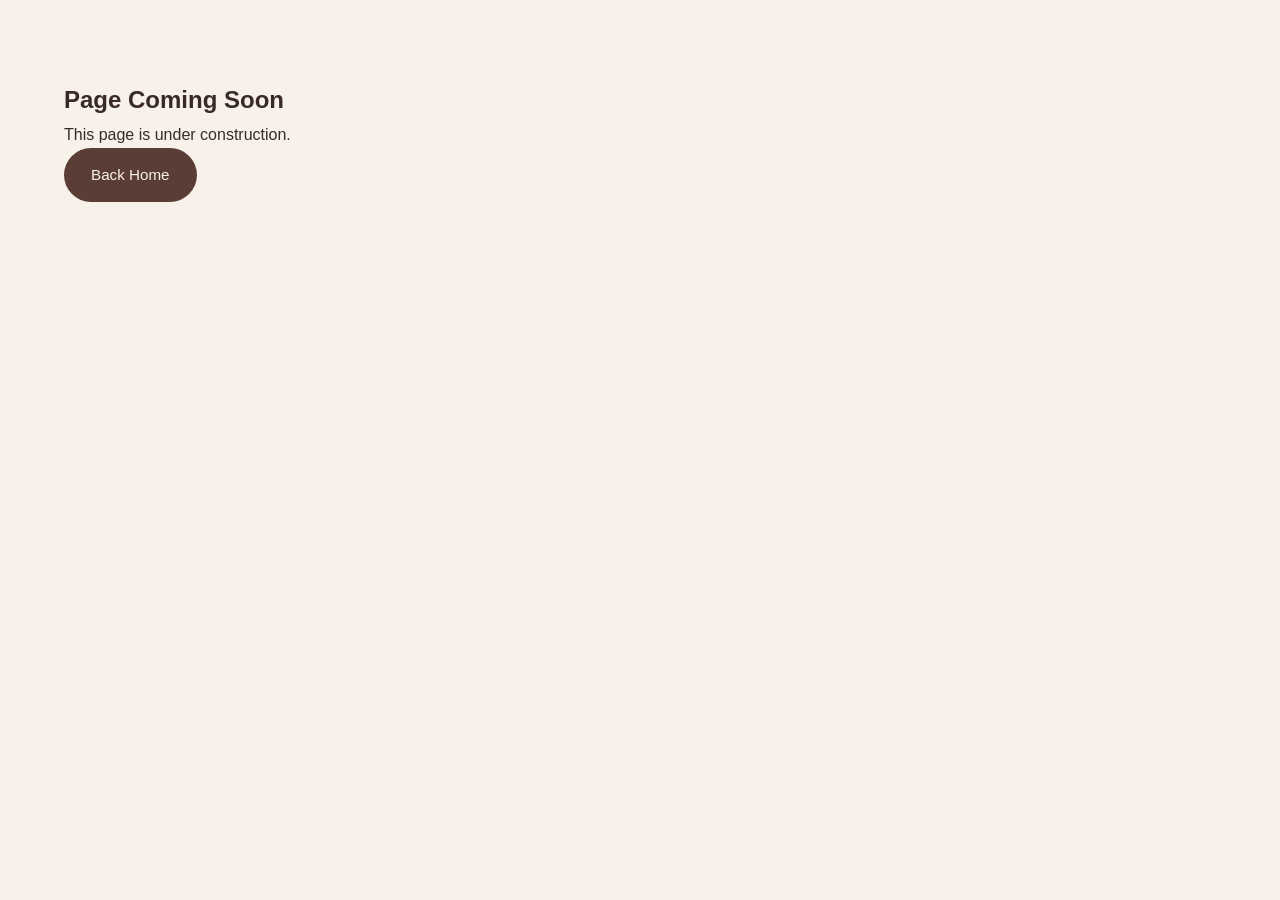
<file: self-care.html>
<!DOCTYPE html>
<html lang="en">
<head>
  <meta charset="UTF-8" />
  <meta name="viewport" content="width=device-width, initial-scale=1.0" />
  <title>Akirah Beauty</title>
  <link rel="stylesheet" href="css/style.css" />
</head>
<body>
  <section class="section">
    <div class="container">
      <h1>Page Coming Soon</h1>
      <p>This page is under construction.</p>
      <a href="index.html" class="btn btn-primary">Back Home</a>
    </div>
  </section>
</body>
</html>
</file>
<file: css/style.css>
/* =========================
   AKIRAH BEAUTY - GLOBAL
========================= */

:root {
  --cream: #F7F1EA;
  --beige: #E8D9CC;
  --brown: #5A3E36;
  --mauve: #B58A92;
  --rose-nude: #D8B7AE;
  --text-dark: #3A2A25;
  --white: #ffffff;
  --border-soft: rgba(90, 62, 54, 0.12);
  --shadow-soft: 0 10px 30px rgba(58, 42, 37, 0.08);
  --radius: 18px;
  --transition: all 0.3s ease;
  --max-width: 1200px;
}

* {
  margin: 0;
  padding: 0;
  box-sizing: border-box;
}

html {
  scroll-behavior: smooth;
}

body {
  font-family: 'Poppins', sans-serif;
  background-color: var(--cream);
  color: var(--text-dark);
  line-height: 1.7;
}

img {
  max-width: 100%;
  display: block;
  border-radius: 14px;
}

a {
  text-decoration: none;
  color: inherit;
}

ul {
  list-style: none;
}

.container {
  width: min(90%, var(--max-width));
  margin: 0 auto;
}

.section {
  padding: 80px 0;
}

.section-heading {
  text-align: center;
  margin-bottom: 45px;
}

.section-heading h2 {
  font-family: 'Cormorant Garamond', serif;
  font-size: 2.6rem;
  font-weight: 600;
  color: var(--brown);
  margin-bottom: 10px;
}

.section-heading p {
  font-size: 1rem;
  color: var(--text-dark);
  opacity: 0.85;
  max-width: 600px;
  margin: 0 auto;
}

/* =========================
   BUTTONS
========================= */

.btn {
  display: inline-flex;
  align-items: center;
  justify-content: center;
  padding: 13px 26px;
  border-radius: 999px;
  font-size: 0.95rem;
  font-weight: 500;
  transition: var(--transition);
  cursor: pointer;
  border: 1px solid transparent;
}

.btn-primary {
  background-color: var(--brown);
  color: var(--cream);
}

.btn-primary:hover {
  background-color: #472f29;
  transform: translateY(-2px);
}

.btn-secondary {
  background-color: transparent;
  color: var(--brown);
  border: 1px solid var(--brown);
}

.btn-secondary:hover {
  background-color: var(--beige);
  transform: translateY(-2px);
}

/* =========================
   ANNOUNCEMENT BAR
========================= */

.announcement-bar {
  background-color: var(--brown);
  color: var(--cream);
  text-align: center;
  padding: 10px 15px;
  font-size: 0.9rem;
}

/* =========================
   HEADER / NAVIGATION
========================= */

.header {
  background-color: rgba(247, 241, 234, 0.95);
  border-bottom: 1px solid var(--border-soft);
  position: sticky;
  top: 0;
  z-index: 1000;
  backdrop-filter: blur(8px);
}

.nav-container {
  display: flex;
  align-items: center;
  justify-content: space-between;
  gap: 20px;
  padding: 18px 0;
}

.logo a {
  font-family: 'Cormorant Garamond', serif;
  font-size: 2rem;
  font-weight: 600;
  color: var(--brown);
  letter-spacing: 0.5px;
}

.navbar {
  flex: 1;
  display: flex;
  justify-content: center;
}

.nav-links {
  display: flex;
  align-items: center;
  gap: 26px;
  flex-wrap: wrap;
}

.nav-links a {
  font-size: 0.95rem;
  color: var(--text-dark);
  position: relative;
  transition: var(--transition);
}

.nav-links a::after {
  content: "";
  position: absolute;
  left: 0;
  bottom: -6px;
  width: 0%;
  height: 1.5px;
  background-color: var(--mauve);
  transition: var(--transition);
}

.nav-links a:hover {
  color: var(--brown);
}

.nav-links a:hover::after {
  width: 100%;
}

/* =========================
   HERO
========================= */

.hero {
  padding: 90px 0 80px;
}

.hero-content {
  display: grid;
  grid-template-columns: 1.1fr 1fr;
  align-items: center;
  gap: 50px;
}

.hero-label {
  display: inline-block;
  font-size: 0.85rem;
  text-transform: uppercase;
  letter-spacing: 2px;
  color: var(--mauve);
  margin-bottom: 18px;
}

.hero-text h1 {
  font-family: 'Cormorant Garamond', serif;
  font-size: 4rem;
  line-height: 1.1;
  color: var(--brown);
  margin-bottom: 20px;
}

.hero-text p {
  max-width: 560px;
  font-size: 1.05rem;
  margin-bottom: 28px;
  color: var(--text-dark);
}

.hero-buttons {
  display: flex;
  flex-wrap: wrap;
  gap: 14px;
}

.hero-image img {
  width: 100%;
  min-height: 500px;
  object-fit: cover;
  box-shadow: var(--shadow-soft);
}

/* =========================
   CARDS / GRIDS
========================= */

.category-grid,
.product-grid,
.features-grid,
.testimonial-grid,
.gallery-grid {
  display: grid;
  gap: 24px;
}

.category-grid {
  grid-template-columns: repeat(4, 1fr);
}

.product-grid {
  grid-template-columns: repeat(4, 1fr);
}

.features-grid {
  grid-template-columns: repeat(4, 1fr);
}

.testimonial-grid {
  grid-template-columns: repeat(3, 1fr);
}

.gallery-grid {
  grid-template-columns: repeat(4, 1fr);
}

.category-card,
.product-card,
.feature-card,
.testimonial-card {
  background-color: var(--white);
  border: 1px solid var(--border-soft);
  border-radius: var(--radius);
  padding: 20px;
  box-shadow: var(--shadow-soft);
  transition: var(--transition);
}

.category-card:hover,
.product-card:hover,
.feature-card:hover,
.testimonial-card:hover {
  transform: translateY(-6px);
}

.category-card img,
.product-card img {
  width: 100%;
  height: 240px;
  object-fit: cover;
  margin-bottom: 18px;
}

.category-card h3,
.product-card h3,
.feature-card h3 {
  font-family: 'Cormorant Garamond', serif;
  font-size: 1.7rem;
  color: var(--brown);
  margin-bottom: 10px;
}

.category-card p,
.product-card p,
.feature-card p,
.testimonial-card p {
  font-size: 0.95rem;
  margin-bottom: 14px;
  color: var(--text-dark);
}

.category-card a {
  color: var(--brown);
  font-weight: 500;
}

.category-card a:hover {
  color: var(--mauve);
}

.price {
  display: inline-block;
  font-weight: 600;
  color: var(--brown);
  margin-bottom: 16px;
}

/* =========================
   ABOUT PREVIEW
========================= */

.about-preview-content,
.custom-highlight-content {
  display: grid;
  grid-template-columns: 1fr 1fr;
  align-items: center;
  gap: 45px;
}

.about-preview,
.custom-highlight {
  background-color: var(--beige);
}

.about-image img,
.custom-image img {
  width: 100%;
  height: 420px;
  object-fit: cover;
  box-shadow: var(--shadow-soft);
}

.about-text h2,
.custom-text h2 {
  font-family: 'Cormorant Garamond', serif;
  font-size: 2.8rem;
  line-height: 1.15;
  color: var(--brown);
  margin-bottom: 18px;
}

.about-text p,
.custom-text p {
  font-size: 1rem;
  margin-bottom: 22px;
  max-width: 520px;
}

/* =========================
   WHY CHOOSE US
========================= */

.feature-card {
  text-align: center;
  padding: 28px 22px;
}

/* =========================
   TESTIMONIALS
========================= */

.testimonial-card {
  background-color: var(--beige);
  font-style: italic;
  text-align: center;
  padding: 30px 24px;
}

/* =========================
   GALLERY
========================= */

.gallery-grid img {
  width: 100%;
  height: 250px;
  object-fit: cover;
  box-shadow: var(--shadow-soft);
  transition: var(--transition);
}

.gallery-grid img:hover {
  transform: scale(1.02);
}

/* =========================
   CTA
========================= */

.cta-content {
  background-color: var(--brown);
  color: var(--cream);
  text-align: center;
  padding: 60px 30px;
  border-radius: 28px;
  box-shadow: var(--shadow-soft);
}

.cta-content h2 {
  font-family: 'Cormorant Garamond', serif;
  font-size: 3rem;
  line-height: 1.1;
  margin-bottom: 14px;
}

.cta-content p {
  max-width: 650px;
  margin: 0 auto 24px;
  opacity: 0.95;
}

.cta-buttons {
  display: flex;
  justify-content: center;
  flex-wrap: wrap;
  gap: 14px;
}

.cta .btn-primary {
  background-color: var(--cream);
  color: var(--brown);
}

.cta .btn-primary:hover {
  background-color: var(--white);
}

.cta .btn-secondary {
  border-color: var(--cream);
  color: var(--cream);
}

.cta .btn-secondary:hover {
  background-color: rgba(255, 255, 255, 0.1);
}

/* =========================
   FOOTER
========================= */

.footer {
  background-color: #efe5db;
  border-top: 1px solid var(--border-soft);
  padding: 55px 0 35px;
  margin-top: 80px;
}

.footer-content {
  display: grid;
  grid-template-columns: 1.2fr 1fr 1fr;
  gap: 30px;
}

.footer-brand h3 {
  font-family: 'Cormorant Garamond', serif;
  font-size: 2rem;
  color: var(--brown);
  margin-bottom: 10px;
}

.footer-links,
.footer-contact {
  display: flex;
  flex-direction: column;
  gap: 10px;
}

.footer-links a:hover {
  color: var(--mauve);
}

/* =========================
   RESPONSIVE
========================= */

@media (max-width: 1100px) {
  .category-grid,
  .product-grid,
  .features-grid {
    grid-template-columns: repeat(2, 1fr);
  }

  .gallery-grid {
    grid-template-columns: repeat(2, 1fr);
  }

  .hero-text h1 {
    font-size: 3.3rem;
  }
}

@media (max-width: 900px) {
  .nav-container {
    flex-direction: column;
    align-items: flex-start;
  }

  .navbar {
    width: 100%;
    justify-content: flex-start;
  }

  .nav-links {
    gap: 16px;
  }

  .hero-content,
  .about-preview-content,
  .custom-highlight-content,
  .footer-content {
    grid-template-columns: 1fr;
  }

  .hero-image img,
  .about-image img,
  .custom-image img {
    height: auto;
  }

  .testimonial-grid {
    grid-template-columns: 1fr;
  }

  .hero {
    padding-top: 70px;
  }
}

@media (max-width: 600px) {
  .section {
    padding: 60px 0;
  }

  .section-heading h2,
  .about-text h2,
  .custom-text h2 {
    font-size: 2.2rem;
  }

  .hero-text h1,
  .cta-content h2 {
    font-size: 2.5rem;
  }

  .category-grid,
  .product-grid,
  .features-grid,
  .gallery-grid {
    grid-template-columns: 1fr;
  }

  .announcement-bar {
    font-size: 0.8rem;
  }

  .btn {
    width: 100%;
  }

  .hero-buttons,
  .cta-buttons {
    flex-direction: column;
  }
}
</file>
